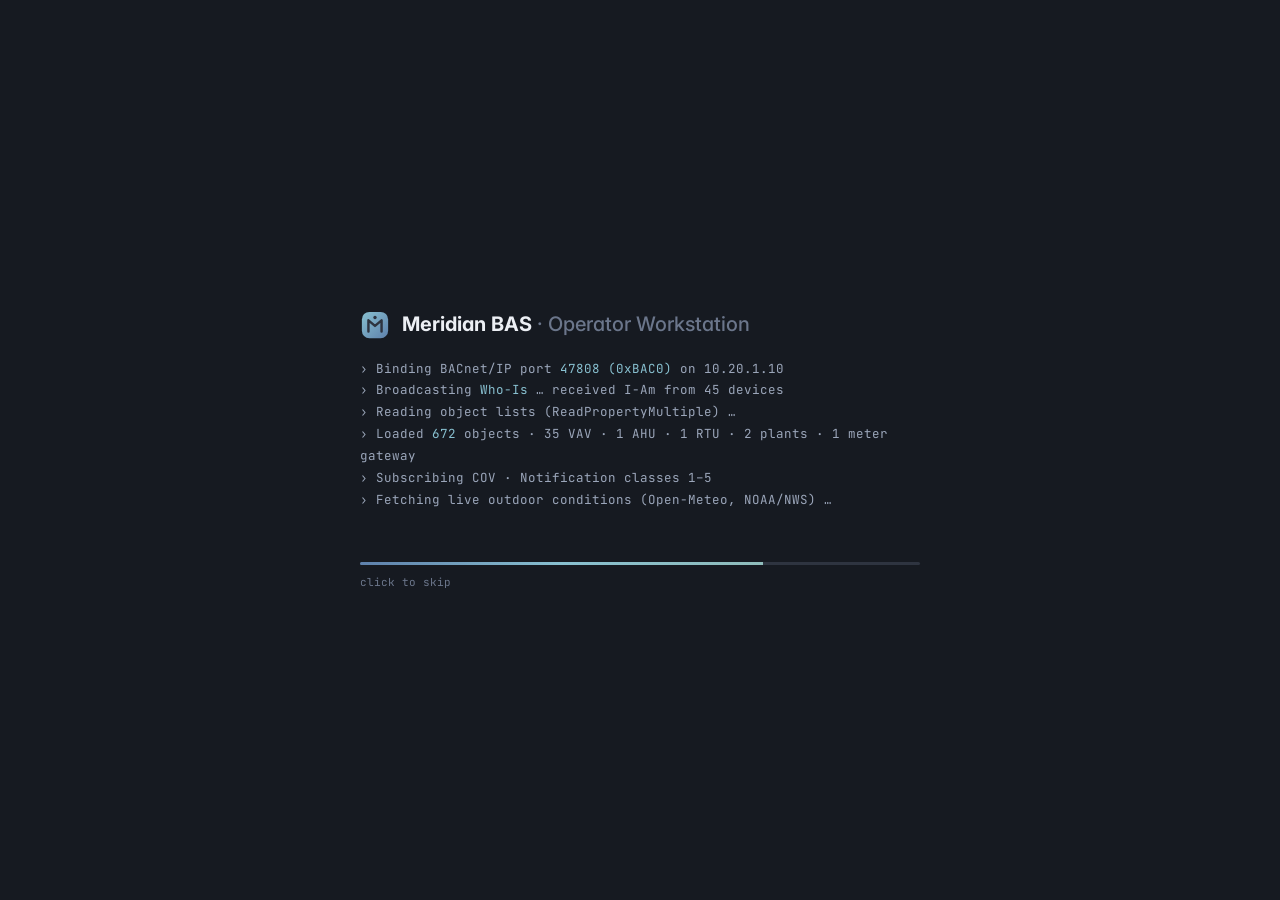
<file: index.html>
<!doctype html>
<html lang="en">
<head>
  <meta charset="utf-8">
  <meta name="viewport" content="width=device-width, initial-scale=1, viewport-fit=cover">
  <title>Meridian BAS · Building Automation Graphics Showcase</title>
  <meta name="description" content="Interactive building automation (BAS) graphics showcase: 3D dollhouse floor plans, AHU, VAV, chilled-water and hot-water plant graphics, energy and utility dashboards driven by a live BACnet-style simulation and public weather data.">
  <meta name="theme-color" content="#1f232c">
  <meta property="og:title" content="Meridian BAS — Building Automation Graphics Showcase">
  <meta property="og:description" content="3D dollhouse floor plans, live equipment graphics and energy dashboards built on ASHRAE Guideline 36 sequences, BACnet semantics and live weather.">
  <meta property="og:type" content="website">
  <link rel="icon" href="assets/img/favicon.svg" type="image/svg+xml">
  <link rel="preconnect" href="https://fonts.googleapis.com">
  <link rel="preconnect" href="https://fonts.gstatic.com" crossorigin>
  <link href="https://fonts.googleapis.com/css2?family=Inter:wght@400;500;600;700;800&family=JetBrains+Mono:wght@400;500;600;700&display=swap" rel="stylesheet">
  <link rel="preconnect" href="https://api.open-meteo.com" crossorigin>
  <link rel="stylesheet" href="assets/css/main.css">
  <script type="module" src="assets/js/app.js"></script>
</head>
<body>
  <noscript><div style="padding:40px;font-family:system-ui">This showcase is an interactive application and needs JavaScript enabled.</div></noscript>
</body>
</html>
</file>
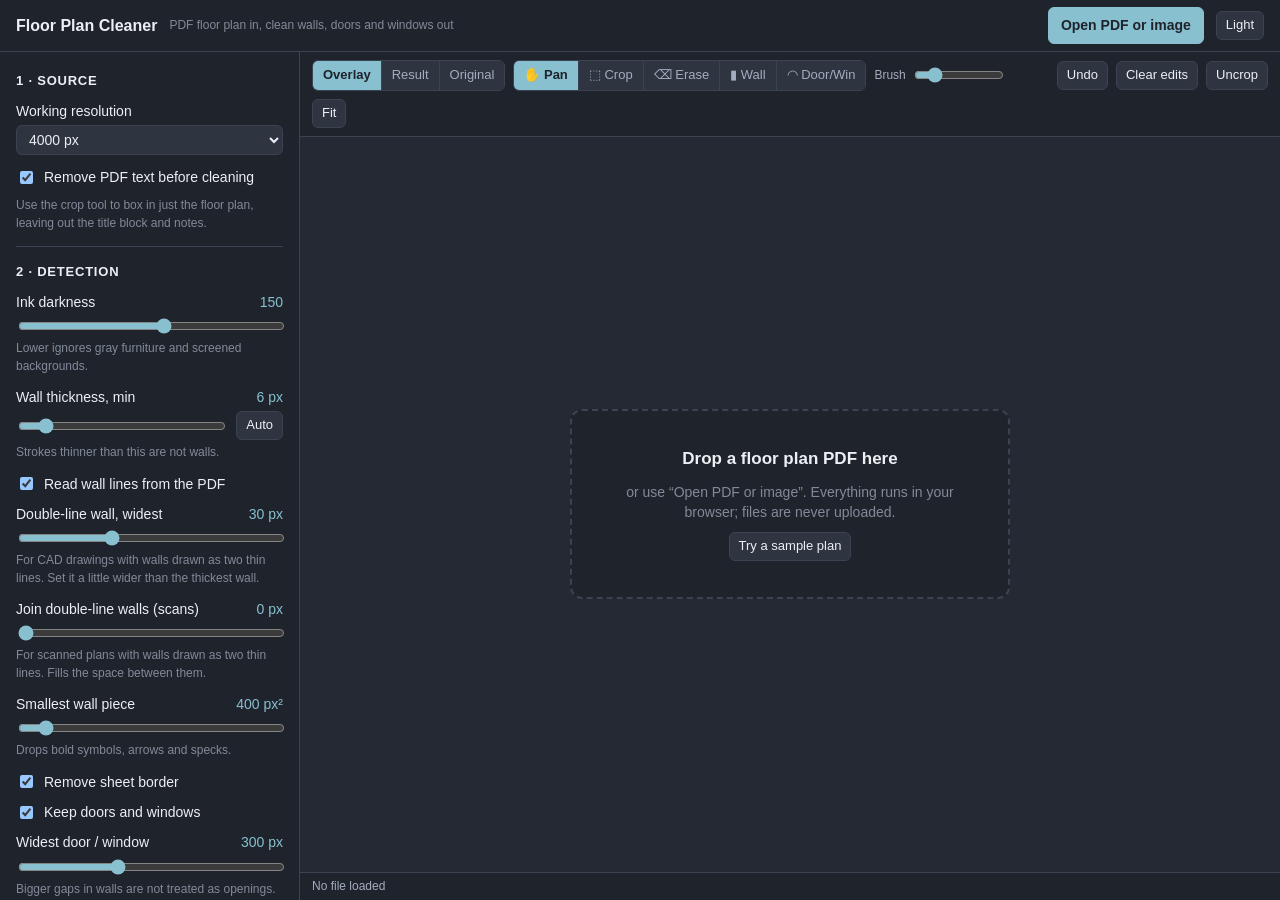
<file: floorplan-cleaner/index.html>
<!doctype html>
<html lang="en" data-theme="dark">
<head>
  <meta charset="utf-8">
  <meta name="viewport" content="width=device-width, initial-scale=1">
  <title>Floor Plan Cleaner</title>
  <meta name="description" content="Turn an architectural floor plan PDF into a clean, transparent walls, doors and windows image for building automation graphics.">
  <link rel="icon" href="../assets/img/favicon.svg" type="image/svg+xml">
  <link rel="stylesheet" href="style.css">
  <script src="vendor/pdf.min.js"></script>
  <script src="vector.js"></script>
  <script src="app.js" defer></script>
</head>
<body>
  <header class="topbar">
    <b class="title">Floor Plan Cleaner</b>
    <span class="muted small hide-sm">PDF floor plan in, clean walls, doors and windows out</span>
    <span class="spacer"></span>
    <label class="btn primary" for="file">Open PDF or image</label>
    <input id="file" type="file" accept="application/pdf,.pdf,image/png,image/jpeg,image/webp" hidden>
    <button class="btn sm" id="theme" title="Switch between light and dark">Light</button>
  </header>

  <main class="layout">
    <aside class="panel" id="panel">
      <section>
        <h2>1 · Source</h2>
        <div class="field" id="page-field" hidden>
          <span>Page</span>
          <div class="row">
            <button class="btn sm" id="page-prev" aria-label="Previous page">‹</button>
            <input type="number" id="page" min="1" value="1">
            <span class="muted small" id="page-count"></span>
            <button class="btn sm" id="page-next" aria-label="Next page">›</button>
          </div>
        </div>
        <label class="field">
          <span>Working resolution <output id="res-out"></output></span>
          <select id="res">
            <option value="2000">2000 px (fast)</option>
            <option value="3000">3000 px</option>
            <option value="4000" selected>4000 px</option>
            <option value="6000">6000 px (detailed, slow)</option>
          </select>
        </label>
        <label class="check"><input type="checkbox" id="no-text" checked> Remove PDF text before cleaning</label>
        <p class="hint">Use the crop tool to box in just the floor plan, leaving out the title block and notes.</p>
      </section>

      <section>
        <h2>2 · Detection</h2>
        <label class="field">
          <span>Ink darkness <output id="threshold-out"></output></span>
          <input type="range" id="threshold" min="40" max="240" value="150">
          <small>Lower ignores gray furniture and screened backgrounds.</small>
        </label>
        <label class="field">
          <span>Wall thickness, min <output id="minWall-out"></output></span>
          <div class="row"><input type="range" id="minWall" min="2" max="40" value="6"><button class="btn sm" id="auto-wall" title="Estimate from the drawing">Auto</button></div>
          <small>Strokes thinner than this are not walls.</small>
        </label>
        <label class="check" id="useVec-row"><input type="checkbox" id="useVec" checked> Read wall lines from the PDF</label>
        <label class="field" id="lineMax-row">
          <span>Double-line wall, widest <output id="lineMax-out"></output></span>
          <input type="range" id="lineMax" min="4" max="80" value="30">
          <small>For CAD drawings with walls drawn as two thin lines. Set it a little wider than the thickest wall.</small>
        </label>
        <label class="field">
          <span>Join double-line walls (scans) <output id="joinGap-out"></output></span>
          <input type="range" id="joinGap" min="0" max="30" value="0">
          <small>For scanned plans with walls drawn as two thin lines. Fills the space between them.</small>
        </label>
        <label class="field">
          <span>Smallest wall piece <output id="minWallArea-out"></output></span>
          <input type="range" id="minWallArea" min="0" max="5000" step="10" value="400">
          <small>Drops bold symbols, arrows and specks.</small>
        </label>
        <label class="check"><input type="checkbox" id="dropFrame" checked> Remove sheet border</label>
        <label class="check"><input type="checkbox" id="keepOpenings" checked> Keep doors and windows</label>
        <label class="field">
          <span>Widest door / window <output id="maxOpening-out"></output></span>
          <input type="range" id="maxOpening" min="10" max="800" value="300">
          <small>Bigger gaps in walls are not treated as openings.</small>
        </label>
      </section>

      <section>
        <h2>3 · Export</h2>
        <div class="row presets">
          <button class="btn sm" data-preset="dark">For dark theme</button>
          <button class="btn sm" data-preset="light">For light theme</button>
        </div>
        <div class="row colors">
          <label class="swatch"><input type="color" id="wallColor" value="#d8dee9"> Walls</label>
          <label class="swatch"><input type="color" id="openColor" value="#88c0d0"> Doors / windows</label>
        </div>
        <label class="field">
          <span>Canvas</span>
          <select id="fit">
            <option value="trim">Trim to the plan</option>
            <option value="1920x1080" selected>Fit in 1920 × 1080 (enteliWEB)</option>
            <option value="custom">Fit in custom size</option>
          </select>
        </label>
        <div class="row" id="custom-size" hidden>
          <input type="number" id="fitW" value="1920" min="100" max="10000" aria-label="Width"> ×
          <input type="number" id="fitH" value="1080" min="100" max="10000" aria-label="Height">
        </div>
        <label class="field">
          <span>Margin <output id="pad-out"></output></span>
          <input type="range" id="pad" min="0" max="200" value="40">
        </label>
        <div class="row">
          <button class="btn primary grow" id="dl-png" disabled>Download PNG</button>
          <button class="btn grow" id="dl-svg" disabled>Download SVG</button>
        </div>
        <p class="hint">Both files have a transparent background. The SVG keeps walls and doors/windows as separate layers.</p>
      </section>
    </aside>

    <section class="stage">
      <div class="toolbar">
        <div class="seg" id="views">
          <button data-view="overlay" aria-pressed="true" title="Result over the faded original">Overlay</button>
          <button data-view="result" title="Transparent result only">Result</button>
          <button data-view="original" title="The page as rendered">Original</button>
        </div>
        <div class="seg" id="tools">
          <button data-tool="pan" aria-pressed="true" title="Pan (H). Scroll to zoom.">✋ Pan</button>
          <button data-tool="crop" title="Crop to the plan (C)">⬚ Crop</button>
          <button data-tool="erase" title="Erase anything (E)">⌫ Erase</button>
          <button data-tool="wall" title="Paint over lost walls to bring them back (W)">▮ Wall</button>
          <button data-tool="door" title="Paint over lost doors or windows to bring them back (D)">◠ Door/Win</button>
        </div>
        <label class="brush small">Brush <input type="range" id="brush" min="4" max="120" value="24"></label>
        <span class="spacer"></span>
        <button class="btn sm" id="undo" title="Undo last brush stroke (Ctrl+Z)">Undo</button>
        <button class="btn sm" id="clear-edits" title="Remove all brush edits">Clear edits</button>
        <button class="btn sm" id="clear-crop" title="Remove the crop">Uncrop</button>
        <button class="btn sm" id="fitview" title="Fit to window (F)">Fit</button>
      </div>
      <div class="viewport" id="viewport">
        <canvas id="canvas" width="1" height="1"></canvas>
        <div class="brush-cursor" id="brush-cursor" hidden></div>
        <div class="empty" id="empty">
          <div class="drop">
            <b>Drop a floor plan PDF here</b>
            <span class="muted">or use “Open PDF or image”. Everything runs in your browser; files are never uploaded.</span>
            <button class="btn sm" id="sample">Try a sample plan</button>
          </div>
        </div>
      </div>
      <div class="statusbar"><span id="status">No file loaded</span><span class="spacer"></span><span id="dims" class="muted"></span></div>
    </section>
  </main>
</body>
</html>
</file>
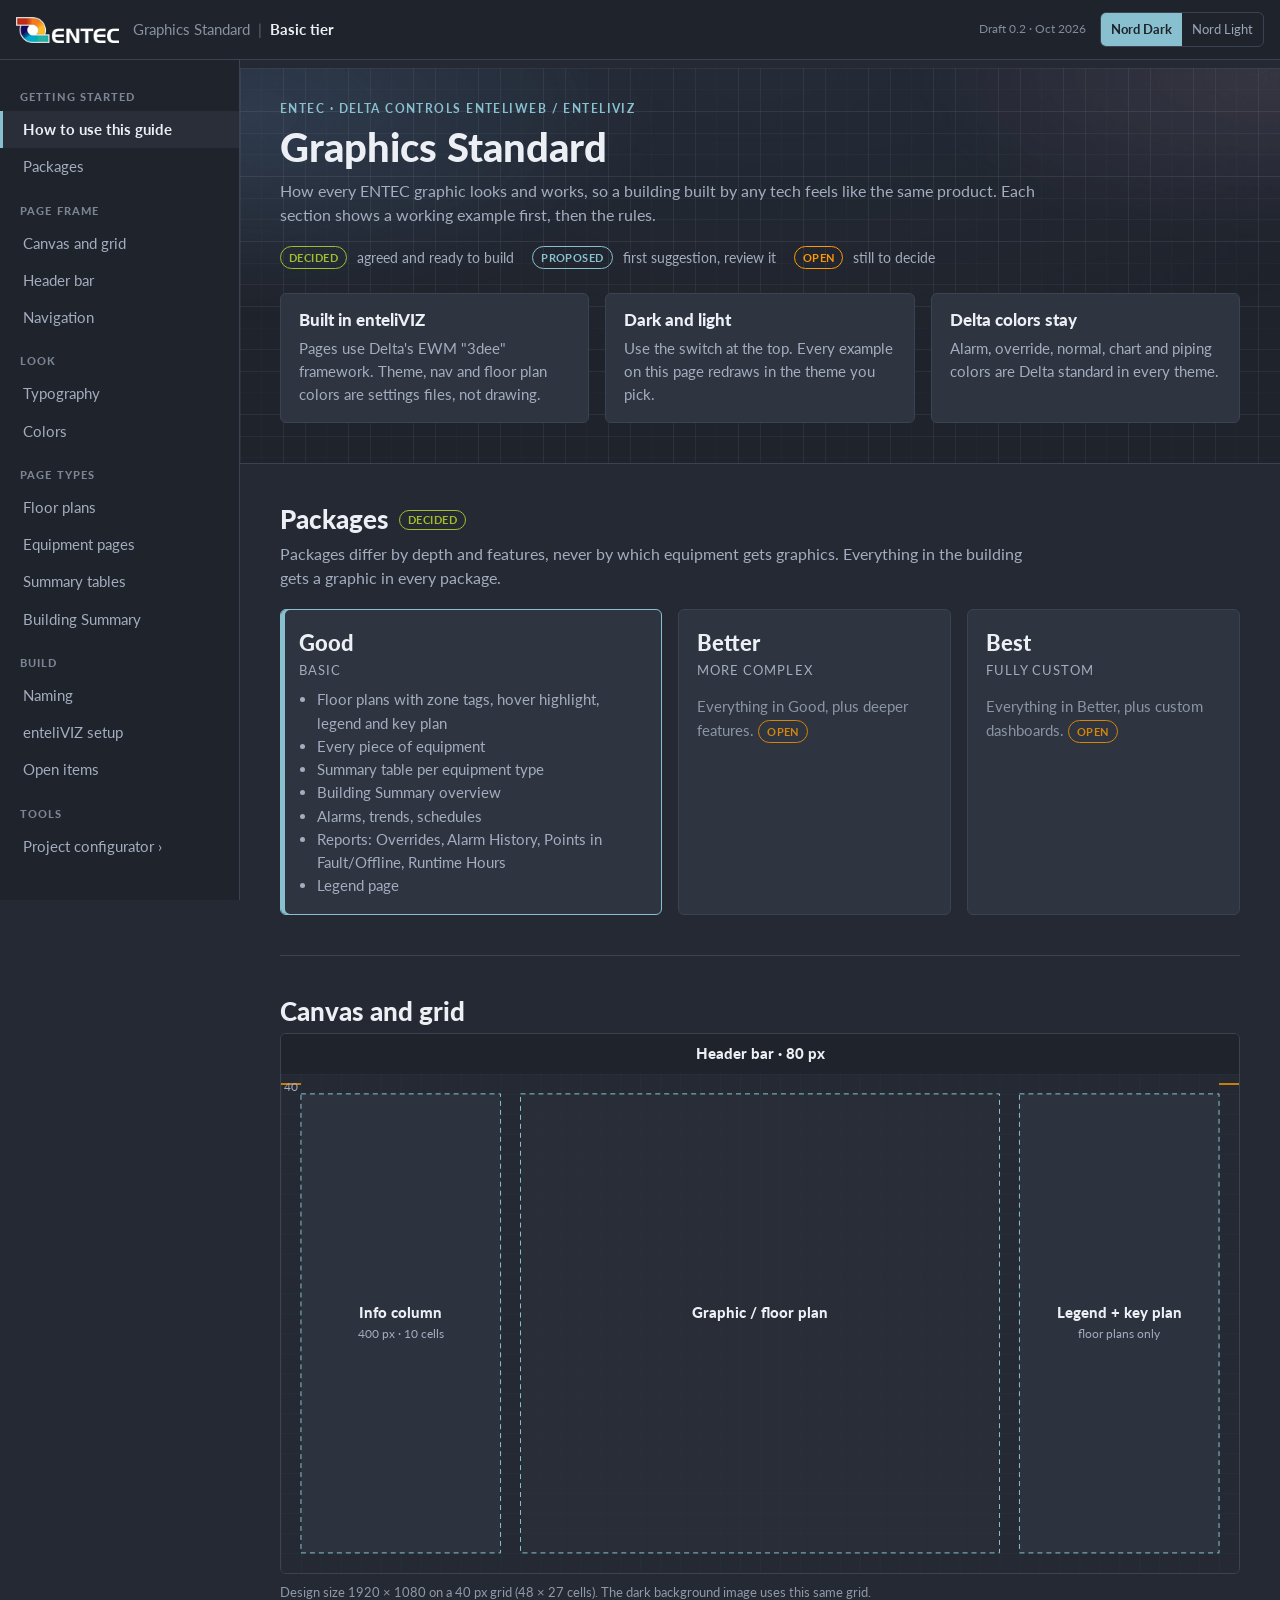
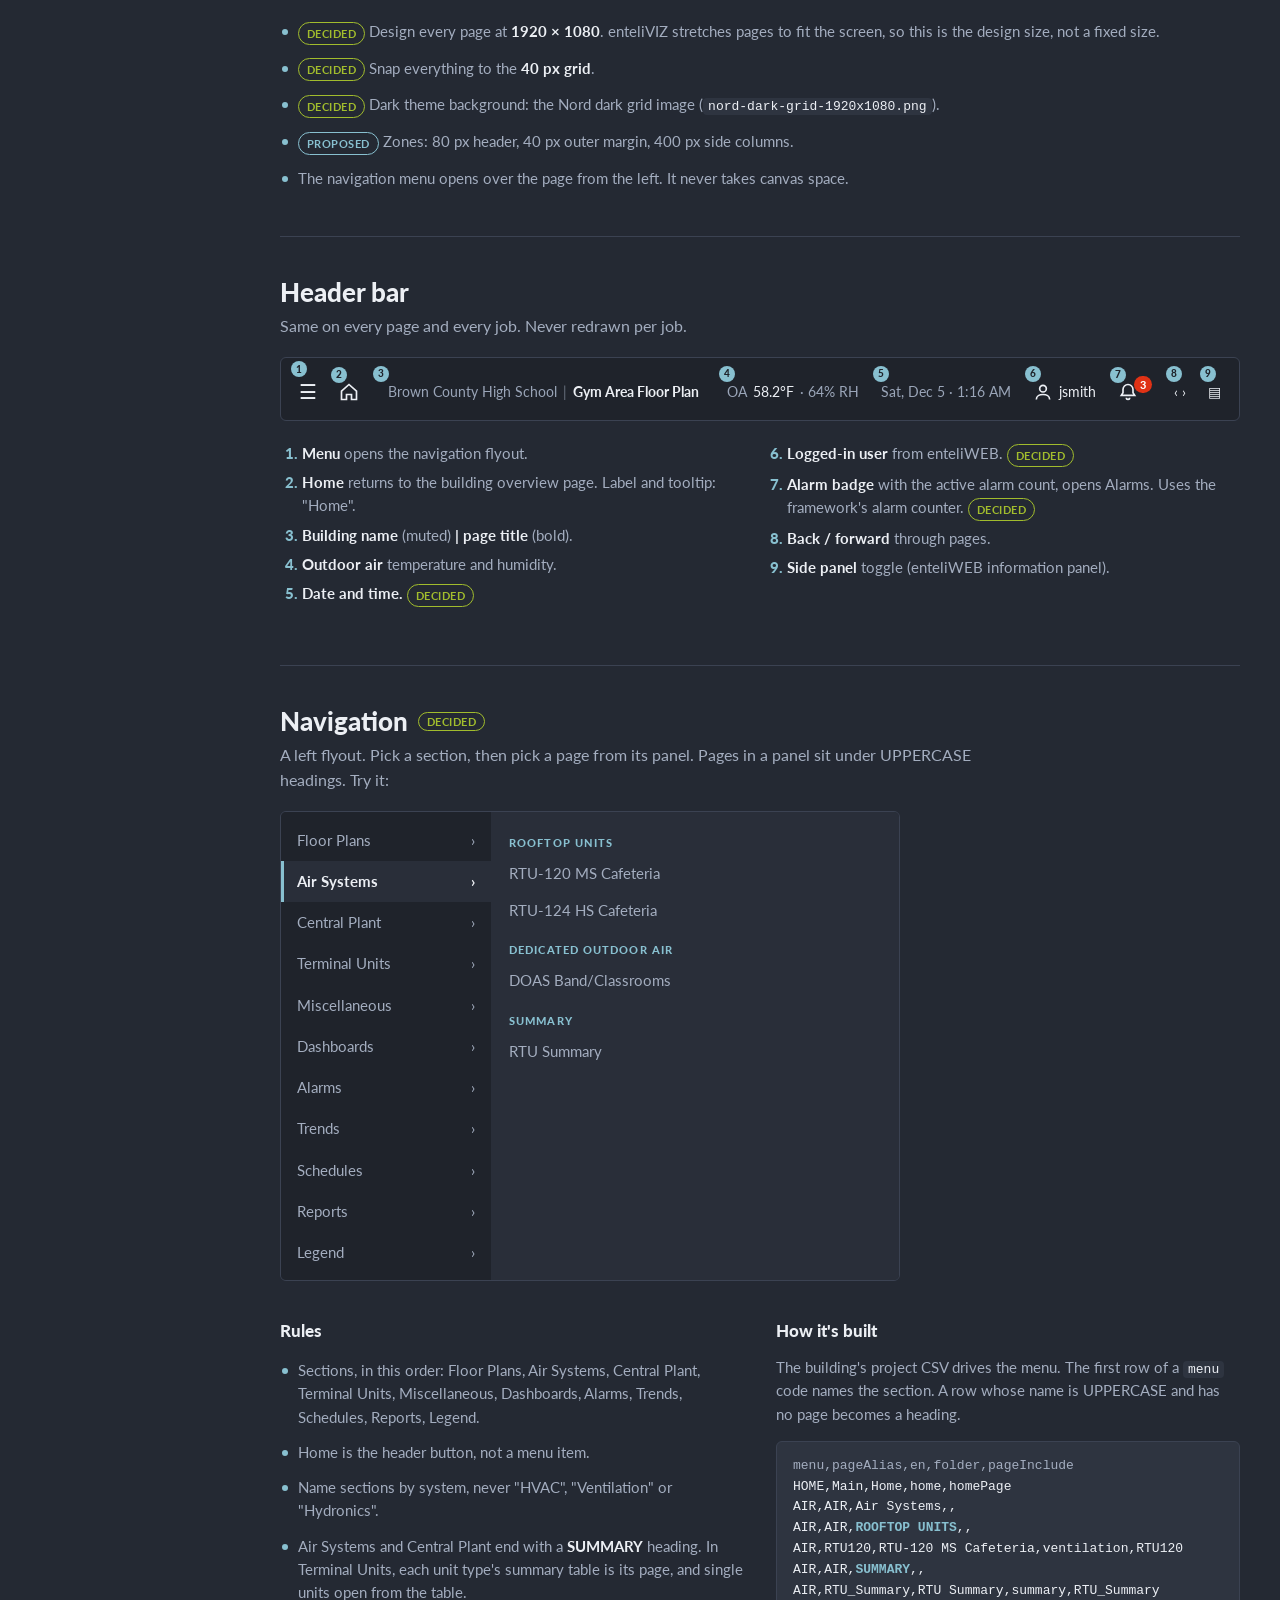
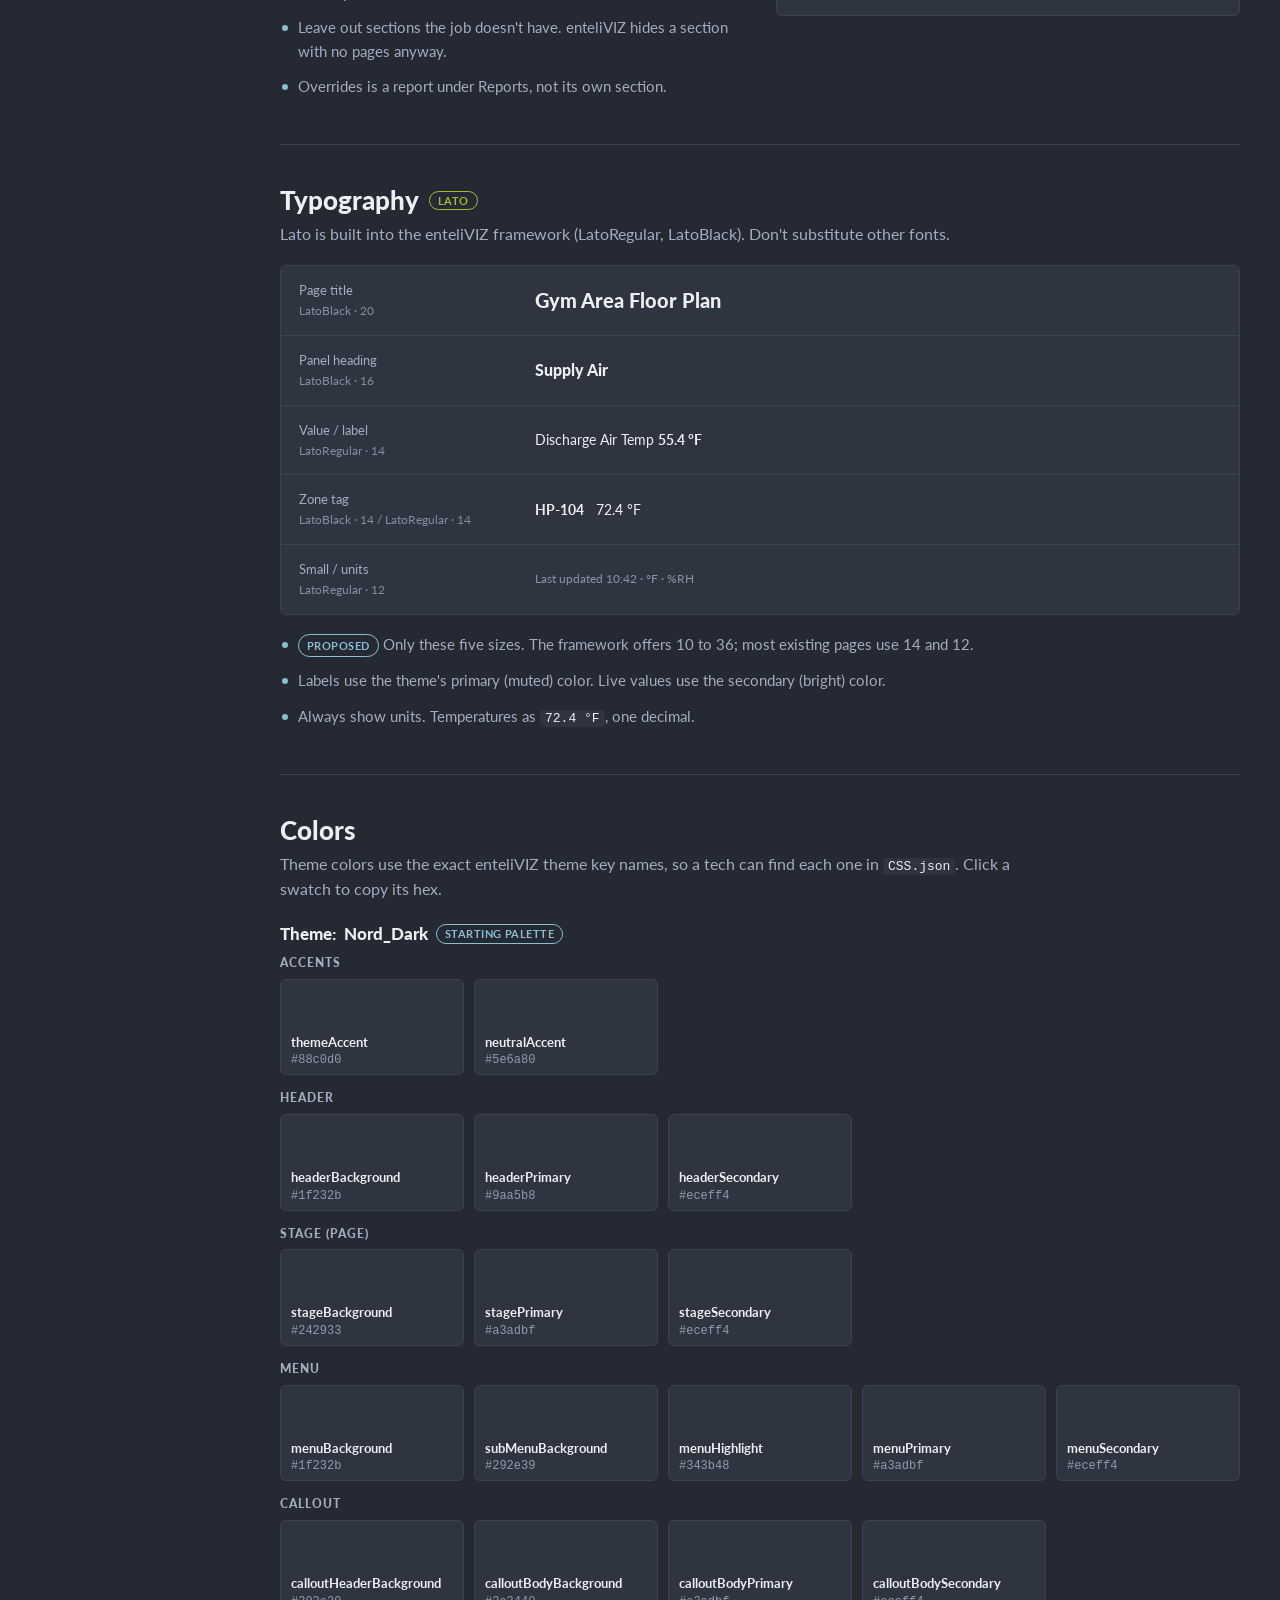
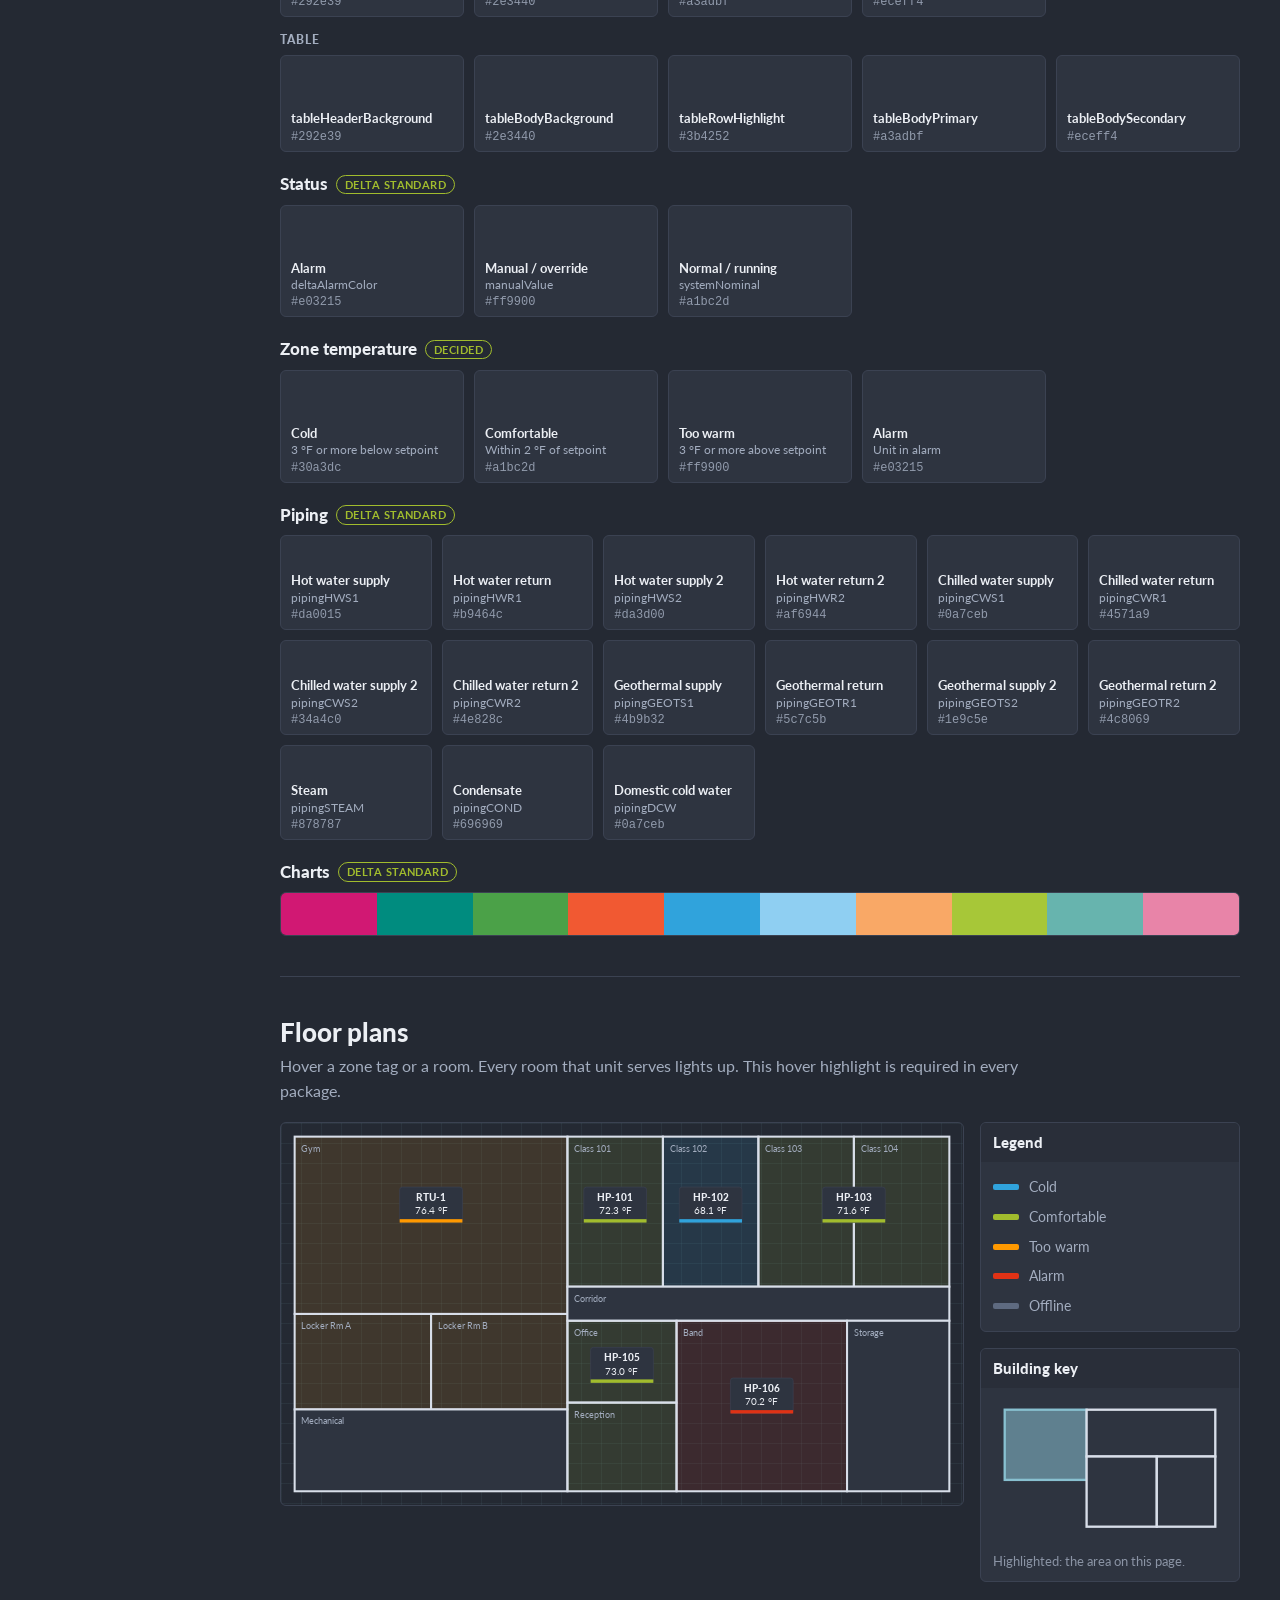
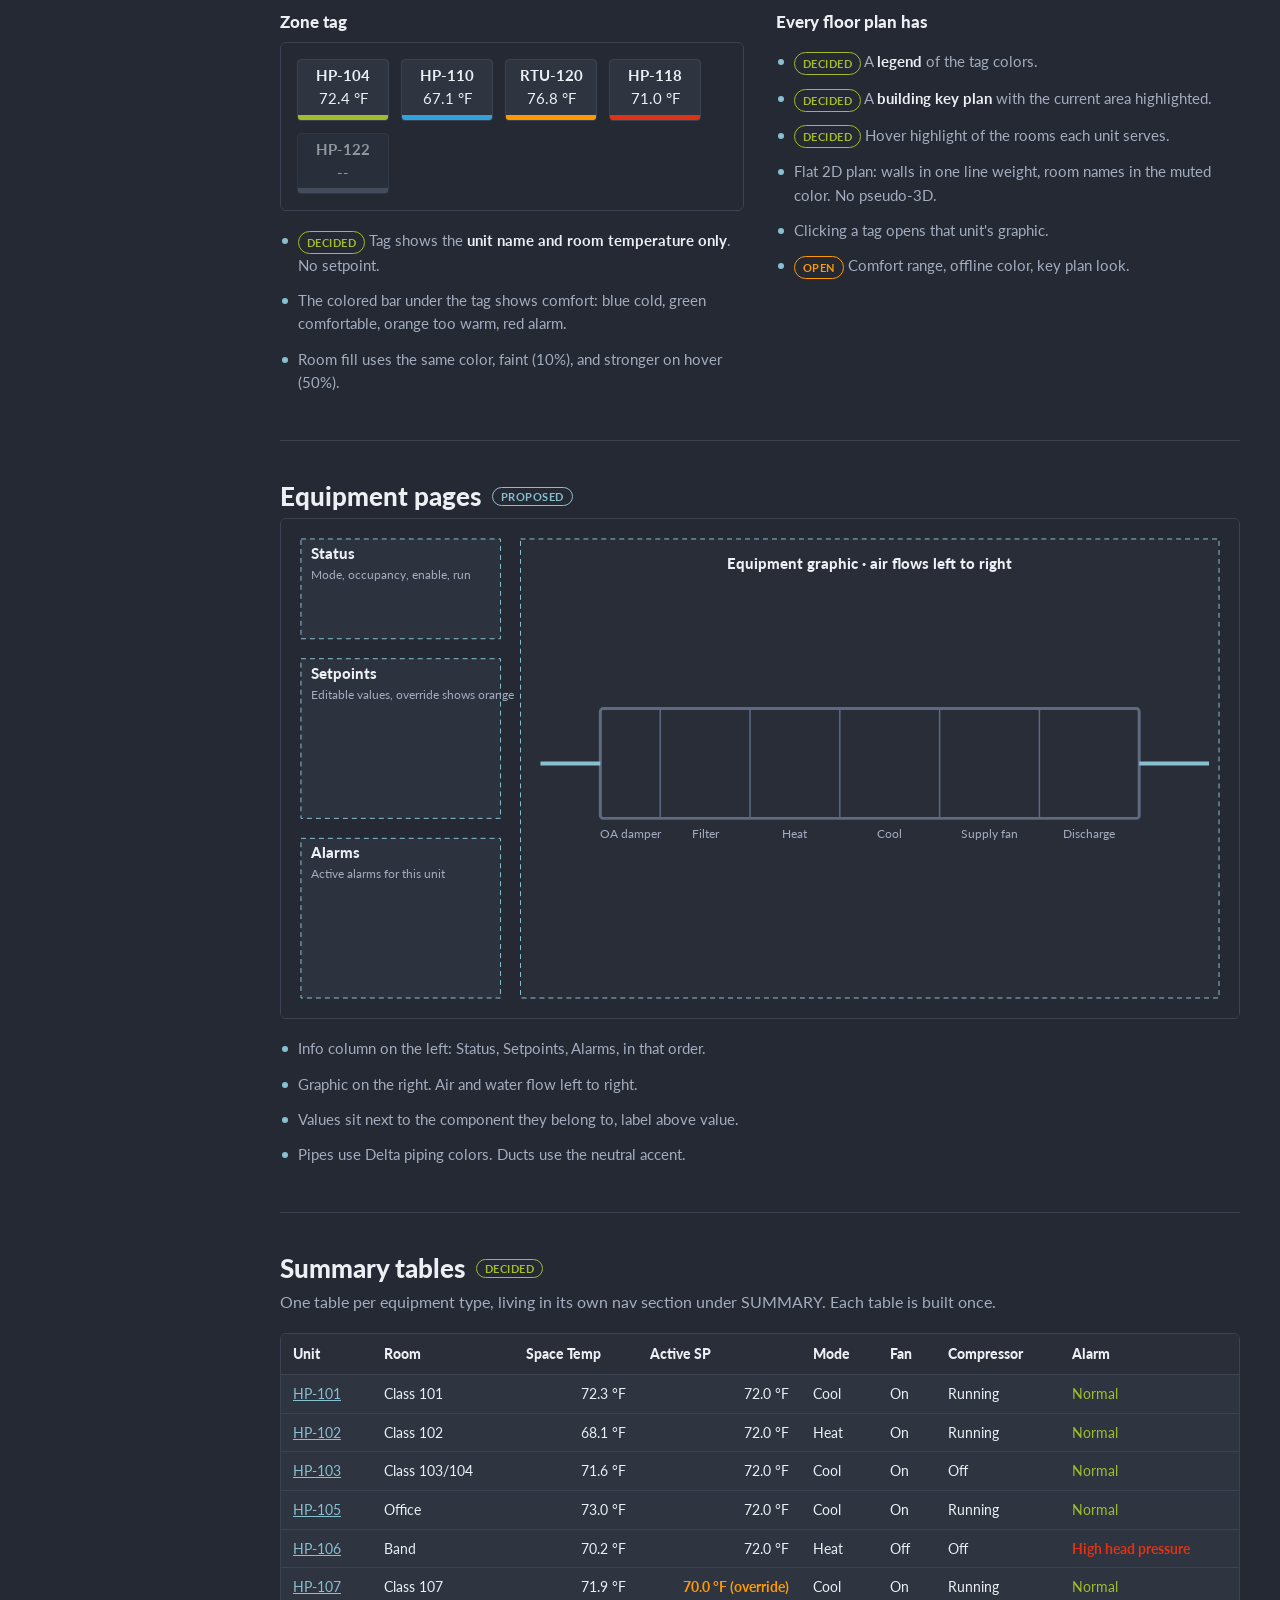
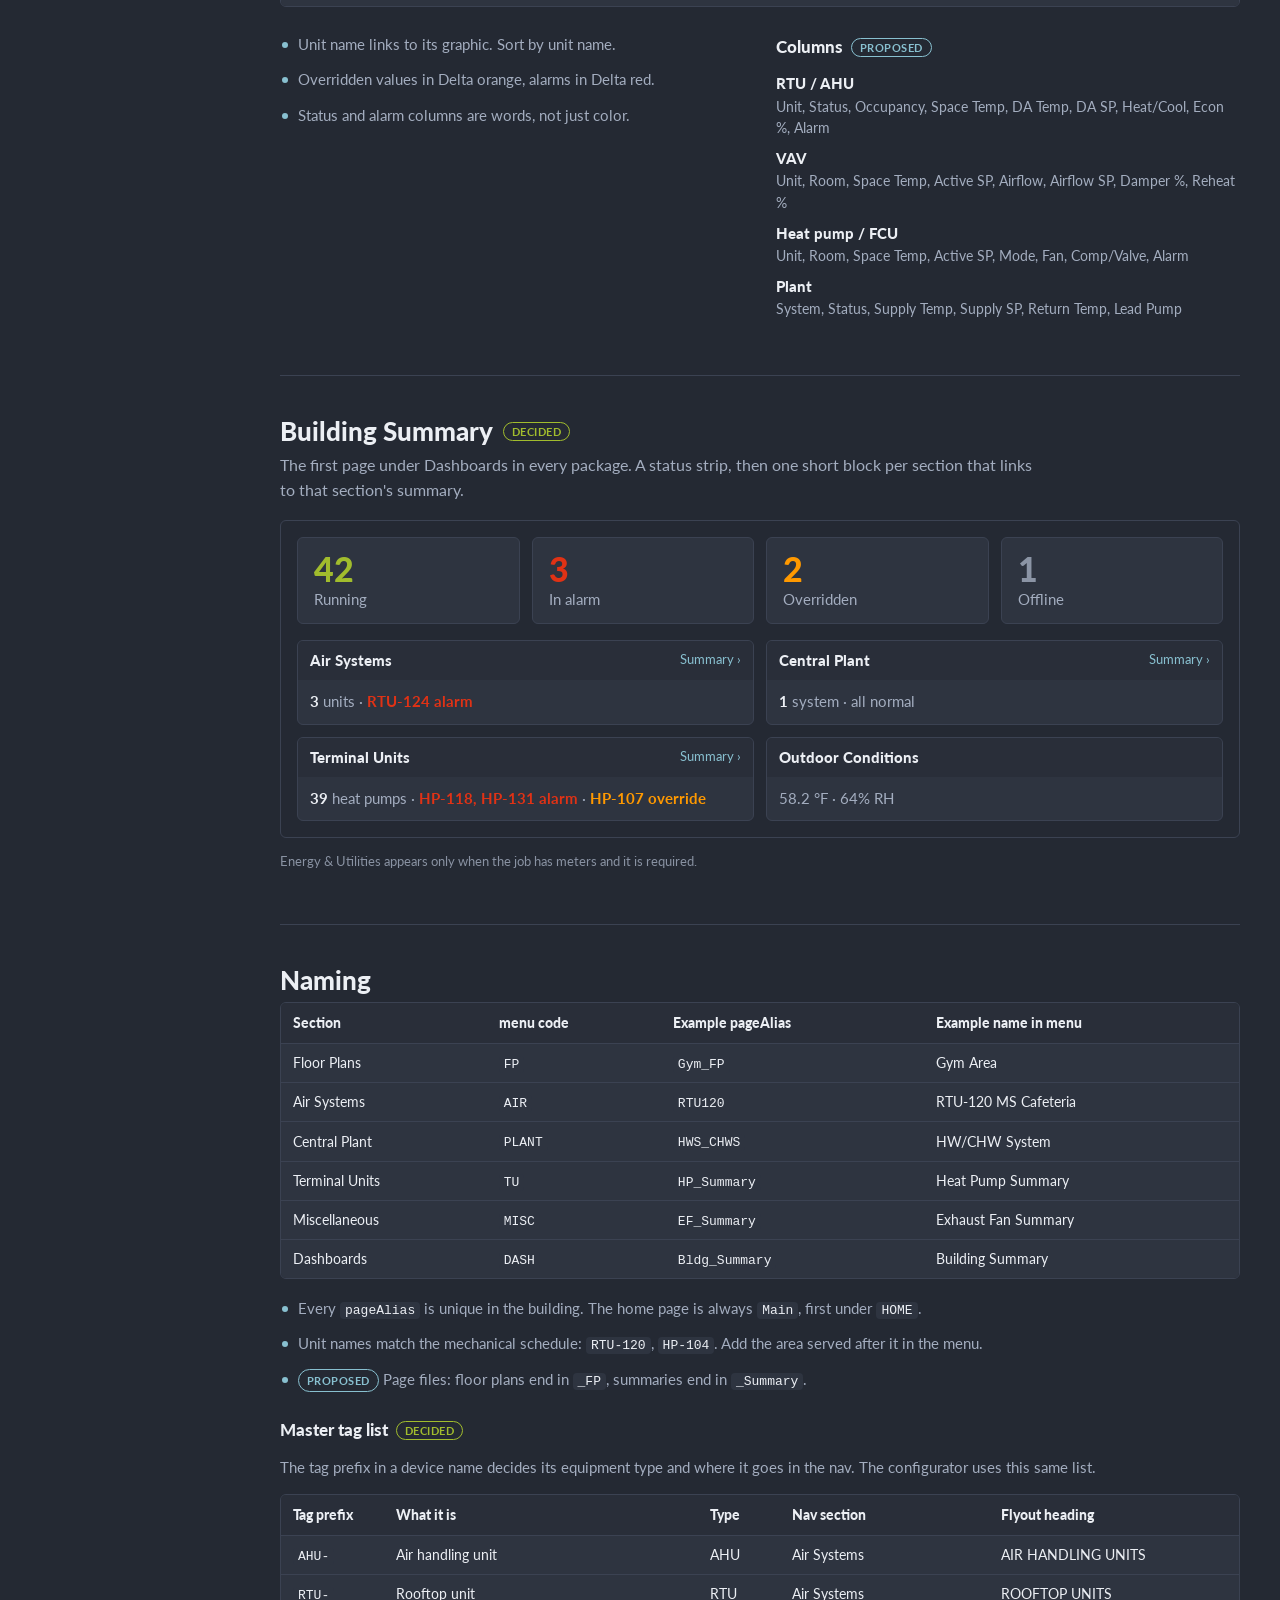
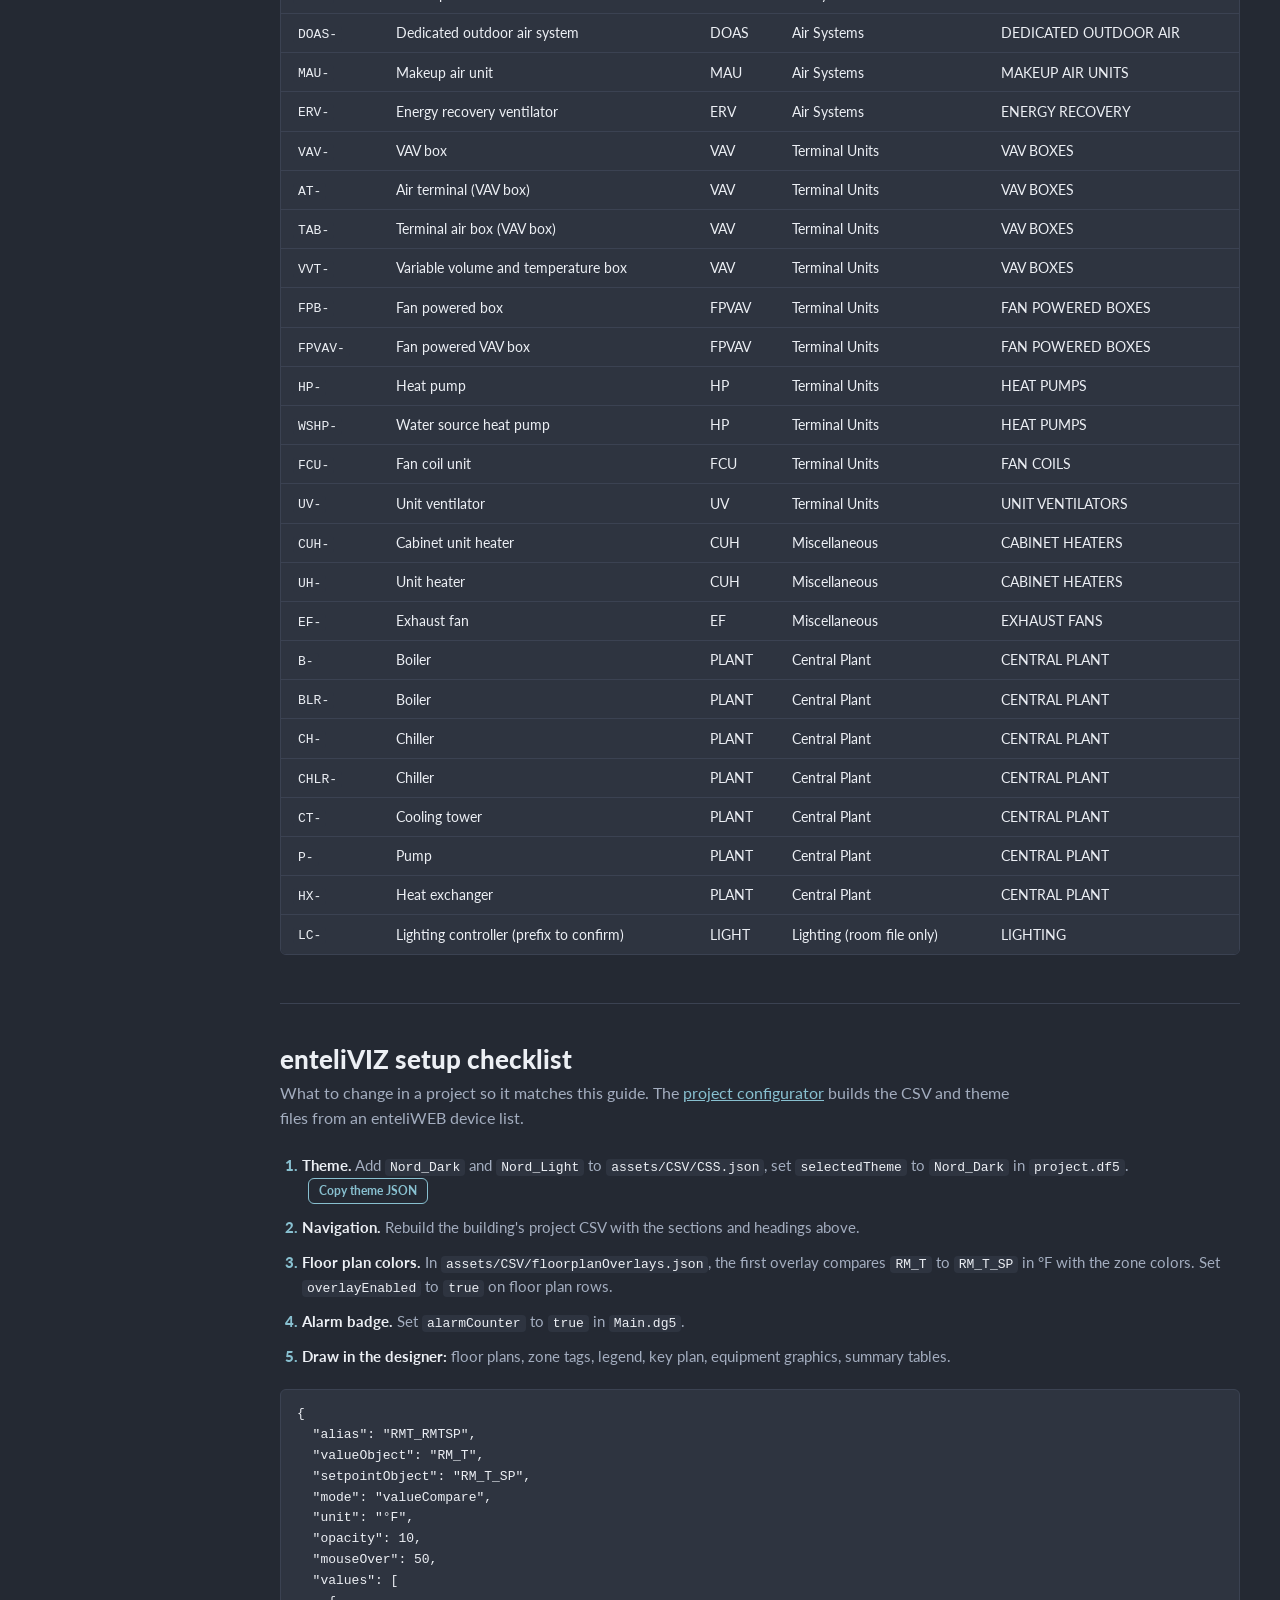
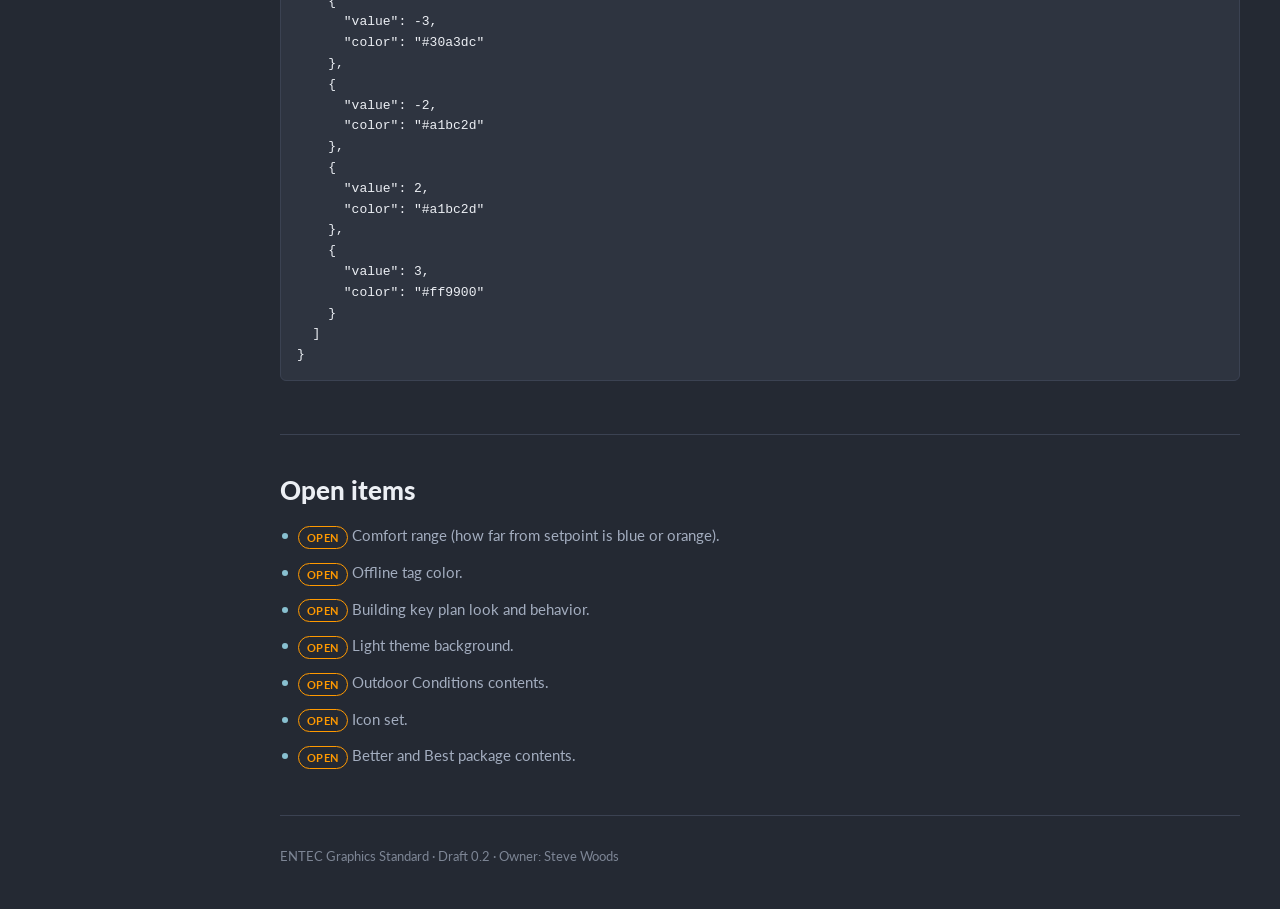
<file: style-guide/index.html>
<!doctype html>
<html lang="en" data-theme="dark">
<head>
<meta charset="utf-8">
<meta name="viewport" content="width=device-width, initial-scale=1">
<title>ENTEC Graphics Standard</title>
<link rel="icon" href="img/favicon.svg" type="image/svg+xml">
<link rel="preconnect" href="https://fonts.googleapis.com">
<link rel="stylesheet" href="https://fonts.googleapis.com/css2?family=Lato:wght@400;700;900&display=swap">
<link rel="stylesheet" href="style.css">
</head>
<body>

<header class="topbar">
  <button class="icon-btn menu-toggle" aria-label="Open contents" data-menu>&#9776;</button>
  <img src="img/entec-logo.png" alt="ENTEC" class="logo">
  <div class="topbar-title"><span class="muted">Graphics Standard</span><span class="sep">|</span><b>Basic tier</b></div>
  <div class="spacer"></div>
  <span class="badge-version">Draft 0.2 · Oct 2026</span>
  <div class="seg" role="group" aria-label="Theme">
    <button data-set-theme="dark" aria-pressed="true">Nord Dark</button>
    <button data-set-theme="light" aria-pressed="false">Nord Light</button>
  </div>
</header>

<nav class="side" id="side">
  <div class="side-head">Getting started</div>
  <a href="#start">How to use this guide</a>
  <a href="#tiers">Packages</a>
  <div class="side-head">Page frame</div>
  <a href="#canvas">Canvas and grid</a>
  <a href="#header">Header bar</a>
  <a href="#nav">Navigation</a>
  <div class="side-head">Look</div>
  <a href="#type">Typography</a>
  <a href="#color">Colors</a>
  <div class="side-head">Page types</div>
  <a href="#floorplans">Floor plans</a>
  <a href="#equipment">Equipment pages</a>
  <a href="#summaries">Summary tables</a>
  <a href="#dashboard">Building Summary</a>
  <div class="side-head">Build</div>
  <a href="#naming">Naming</a>
  <a href="#setup">enteliVIZ setup</a>
  <a href="#open">Open items</a>
  <div class="side-head">Tools</div>
  <a href="configurator.html">Project configurator ›</a>
</nav>

<main id="main">

<!-- ============ START ============ -->
<section id="start" class="hero">
  <p class="eyebrow">ENTEC · Delta Controls enteliWEB / enteliVIZ</p>
  <h1>Graphics Standard</h1>
  <p class="lead">How every ENTEC graphic looks and works, so a building built by any tech feels like the same product. Each section shows a working example first, then the rules.</p>
  <div class="legend-pills">
    <span class="pill pill-decided">Decided</span> agreed and ready to build
    <span class="pill pill-proposed">Proposed</span> first suggestion, review it
    <span class="pill pill-open">Open</span> still to decide
  </div>
  <div class="cards three">
    <div class="card"><h3>Built in enteliVIZ</h3><p>Pages use Delta's EWM "3dee" framework. Theme, nav and floor plan colors are settings files, not drawing.</p></div>
    <div class="card"><h3>Dark and light</h3><p>Use the switch at the top. Every example on this page redraws in the theme you pick.</p></div>
    <div class="card"><h3>Delta colors stay</h3><p>Alarm, override, normal, chart and piping colors are Delta standard in every theme.</p></div>
  </div>
</section>

<section id="tiers">
  <h2>Packages <span class="pill pill-decided">Decided</span></h2>
  <p class="lead">Packages differ by depth and features, never by which equipment gets graphics. Everything in the building gets a graphic in every package.</p>
  <div class="tiers">
    <div class="tier tier-on"><div class="tier-name">Good</div><div class="tier-sub">Basic</div>
      <ul><li>Floor plans with zone tags, hover highlight, legend and key plan</li><li>Every piece of equipment</li><li>Summary table per equipment type</li><li>Building Summary overview</li><li>Alarms, trends, schedules</li><li>Reports: Overrides, Alarm History, Points in Fault/Offline, Runtime Hours</li><li>Legend page</li></ul></div>
    <div class="tier"><div class="tier-name">Better</div><div class="tier-sub">More complex</div><p class="muted">Everything in Good, plus deeper features. <span class="pill pill-open">Open</span></p></div>
    <div class="tier"><div class="tier-name">Best</div><div class="tier-sub">Fully custom</div><p class="muted">Everything in Better, plus custom dashboards. <span class="pill pill-open">Open</span></p></div>
  </div>
</section>

<!-- ============ CANVAS ============ -->
<section id="canvas">
  <h2>Canvas and grid</h2>
  <figure class="frame">
    <svg viewBox="0 0 1920 1080" class="canvas-svg" role="img" aria-label="1920 by 1080 page layout">
      <defs><pattern id="g40" width="40" height="40" patternUnits="userSpaceOnUse"><path d="M40 0H0V40" fill="none" class="grid-line"/></pattern></defs>
      <rect width="1920" height="1080" class="c-stage"/>
      <rect width="1920" height="1080" fill="url(#g40)"/>
      <rect width="1920" height="80" class="c-header"/>
      <text x="960" y="50" class="c-label" text-anchor="middle">Header bar · 80 px</text>
      <rect x="40" y="120" width="400" height="920" class="c-zone"/>
      <text x="240" y="570" class="c-label" text-anchor="middle">Info column</text>
      <text x="240" y="610" class="c-small" text-anchor="middle">400 px · 10 cells</text>
      <rect x="480" y="120" width="960" height="920" class="c-zone c-zone-main"/>
      <text x="960" y="570" class="c-label" text-anchor="middle">Graphic / floor plan</text>
      <rect x="1480" y="120" width="400" height="920" class="c-zone"/>
      <text x="1680" y="570" class="c-label" text-anchor="middle">Legend + key plan</text>
      <text x="1680" y="610" class="c-small" text-anchor="middle">floor plans only</text>
      <path d="M0 100H40M1880 100H1920" class="c-dim"/><text x="20" y="114" class="c-small" text-anchor="middle">40</text>
    </svg>
    <figcaption>Design size 1920 × 1080 on a 40 px grid (48 × 27 cells). The dark background image uses this same grid.</figcaption>
  </figure>
  <ul class="rules">
    <li><span class="pill pill-decided">Decided</span> Design every page at <b>1920 × 1080</b>. enteliVIZ stretches pages to fit the screen, so this is the design size, not a fixed size.</li>
    <li><span class="pill pill-decided">Decided</span> Snap everything to the <b>40 px grid</b>.</li>
    <li><span class="pill pill-decided">Decided</span> Dark theme background: the Nord dark grid image (<code>nord-dark-grid-1920x1080.png</code>).</li>
    <li><span class="pill pill-proposed">Proposed</span> Zones: 80 px header, 40 px outer margin, 400 px side columns.</li>
    <li>The navigation menu opens over the page from the left. It never takes canvas space.</li>
  </ul>
</section>

<!-- ============ HEADER ============ -->
<section id="header">
  <h2>Header bar</h2>
  <p class="lead">Same on every page and every job. Never redrawn per job.</p>
  <div class="mock-header" id="mockHeader">
    <span class="mh-item" data-n="1"><span class="mh-icon">&#9776;</span></span>
    <span class="mh-item" data-n="2"><svg viewBox="0 0 24 24" class="mh-svg"><path d="M3 11 12 3l9 8v10h-6v-6H9v6H3z"/></svg></span>
    <span class="mh-center" data-n="3"><span class="mh-muted">Brown County High School</span><span class="mh-sep">|</span><b>Gym Area Floor Plan</b></span>
    <span class="mh-item" data-n="4"><span class="mh-muted">OA</span> 58.2°F <span class="mh-muted">· 64% RH</span></span>
    <span class="mh-item" data-n="5"><span class="mh-muted" id="clock">--</span></span>
    <span class="mh-item" data-n="6"><svg viewBox="0 0 24 24" class="mh-svg"><circle cx="12" cy="8" r="4"/><path d="M4 21c0-4 4-6 8-6s8 2 8 6"/></svg> jsmith</span>
    <span class="mh-item mh-alarm" data-n="7"><svg viewBox="0 0 24 24" class="mh-svg"><path d="M12 3a6 6 0 0 0-6 6v4l-2 3h16l-2-3V9a6 6 0 0 0-6-6zM10 19a2 2 0 0 0 4 0"/></svg><span class="count">3</span></span>
    <span class="mh-item" data-n="8">&#8249;&nbsp;&#8250;</span>
    <span class="mh-item" data-n="9">&#9636;</span>
  </div>
  <ol class="callouts">
    <li><b>Menu</b> opens the navigation flyout.</li>
    <li><b>Home</b> returns to the building overview page. Label and tooltip: "Home".</li>
    <li><b>Building name</b> (muted) <b>|</b> <b>page title</b> (bold).</li>
    <li><b>Outdoor air</b> temperature and humidity.</li>
    <li><b>Date and time.</b> <span class="pill pill-decided">Decided</span></li>
    <li><b>Logged-in user</b> from enteliWEB. <span class="pill pill-decided">Decided</span></li>
    <li><b>Alarm badge</b> with the active alarm count, opens Alarms. Uses the framework's alarm counter. <span class="pill pill-decided">Decided</span></li>
    <li><b>Back / forward</b> through pages.</li>
    <li><b>Side panel</b> toggle (enteliWEB information panel).</li>
  </ol>
</section>

<!-- ============ NAV ============ -->
<section id="nav">
  <h2>Navigation <span class="pill pill-decided">Decided</span></h2>
  <p class="lead">A left flyout. Pick a section, then pick a page from its panel. Pages in a panel sit under UPPERCASE headings. Try it:</p>
  <div class="mock-nav">
    <ul class="mn-l1" id="navL1"></ul>
    <div class="mn-l2" id="navL2"></div>
  </div>
  <div class="cols">
    <div>
      <h3>Rules</h3>
      <ul class="rules">
        <li>Sections, in this order: Floor Plans, Air Systems, Central Plant, Terminal Units, Miscellaneous, Dashboards, Alarms, Trends, Schedules, Reports, Legend.</li>
        <li>Home is the header button, not a menu item.</li>
        <li>Name sections by system, never "HVAC", "Ventilation" or "Hydronics".</li>
        <li>Air Systems and Central Plant end with a <b>SUMMARY</b> heading. In Terminal Units, each unit type's summary table is its page, and single units open from the table.</li>
        <li>Leave out sections the job doesn't have. enteliVIZ hides a section with no pages anyway.</li>
        <li>Overrides is a report under Reports, not its own section.</li>
      </ul>
    </div>
    <div>
      <h3>How it's built</h3>
      <p>The building's project CSV drives the menu. The first row of a <code>menu</code> code names the section. A row whose name is UPPERCASE and has no page becomes a heading.</p>
<pre class="code"><span class="c-com">menu,pageAlias,en,folder,pageInclude</span>
HOME,Main,Home,home,homePage
AIR,AIR,Air Systems,,
AIR,AIR,<b>ROOFTOP UNITS</b>,,
AIR,RTU120,RTU-120 MS Cafeteria,ventilation,RTU120
AIR,AIR,<b>SUMMARY</b>,,
AIR,RTU_Summary,RTU Summary,summary,RTU_Summary</pre>
    </div>
  </div>
</section>

<!-- ============ TYPE ============ -->
<section id="type">
  <h2>Typography <span class="pill pill-decided">Lato</span></h2>
  <p class="lead">Lato is built into the enteliVIZ framework (LatoRegular, LatoBlack). Don't substitute other fonts.</p>
  <div class="type-scale">
    <div class="ts-row"><div class="ts-meta">Page title<br><span>LatoBlack · 20</span></div><div style="font-size:20px;font-weight:900">Gym Area Floor Plan</div></div>
    <div class="ts-row"><div class="ts-meta">Panel heading<br><span>LatoBlack · 16</span></div><div style="font-size:16px;font-weight:900">Supply Air</div></div>
    <div class="ts-row"><div class="ts-meta">Value / label<br><span>LatoRegular · 14</span></div><div style="font-size:14px">Discharge Air Temp <b class="secondary">55.4 °F</b></div></div>
    <div class="ts-row"><div class="ts-meta">Zone tag<br><span>LatoBlack · 14 / LatoRegular · 14</span></div><div style="font-size:14px"><b>HP-104</b> &nbsp; 72.4 °F</div></div>
    <div class="ts-row"><div class="ts-meta">Small / units<br><span>LatoRegular · 12</span></div><div style="font-size:12px" class="muted">Last updated 10:42 · °F · %RH</div></div>
  </div>
  <ul class="rules">
    <li><span class="pill pill-proposed">Proposed</span> Only these five sizes. The framework offers 10 to 36; most existing pages use 14 and 12.</li>
    <li>Labels use the theme's primary (muted) color. Live values use the secondary (bright) color.</li>
    <li>Always show units. Temperatures as <code>72.4 °F</code>, one decimal.</li>
  </ul>
</section>

<!-- ============ COLOR ============ -->
<section id="color">
  <h2>Colors</h2>
  <p class="lead">Theme colors use the exact enteliVIZ theme key names, so a tech can find each one in <code>CSS.json</code>. Click a swatch to copy its hex.</p>
  <h3>Theme: <span id="themeName">Nord_Dark</span> <span class="pill pill-proposed">Starting palette</span></h3>
  <div id="themeSwatches"></div>
  <h3>Status <span class="pill pill-decided">Delta standard</span></h3>
  <div class="swatches" id="statusSwatches"></div>
  <h3>Zone temperature <span class="pill pill-decided">Decided</span></h3>
  <div class="swatches" id="zoneSwatches"></div>
  <h3>Piping <span class="pill pill-decided">Delta standard</span></h3>
  <div class="swatches small" id="pipeSwatches"></div>
  <h3>Charts <span class="pill pill-decided">Delta standard</span></h3>
  <div class="chart-strip" id="chartStrip"></div>
</section>

<!-- ============ FLOOR PLANS ============ -->
<section id="floorplans">
  <h2>Floor plans</h2>
  <p class="lead">Hover a zone tag or a room. Every room that unit serves lights up. This hover highlight is required in every package.</p>
  <div class="fp-wrap">
    <svg viewBox="0 0 1000 560" class="fp" id="fp" role="img" aria-label="Example floor plan"></svg>
    <aside class="fp-side">
      <div class="callout">
        <div class="callout-h">Legend</div>
        <div class="callout-b" id="fpLegend"></div>
      </div>
      <div class="callout">
        <div class="callout-h">Building key</div>
        <div class="callout-b"><svg viewBox="0 0 200 120" class="keyplan" id="keyplan"></svg><p class="small muted">Highlighted: the area on this page.</p></div>
      </div>
    </aside>
  </div>
  <div class="cols">
    <div><h3>Zone tag</h3>
      <div class="tag-demo">
        <div class="ztag"><b>HP-104</b><span>72.4 °F</span><i style="background:var(--ok)"></i></div>
        <div class="ztag"><b>HP-110</b><span>67.1 °F</span><i style="background:var(--cold)"></i></div>
        <div class="ztag"><b>RTU-120</b><span>76.8 °F</span><i style="background:var(--warm)"></i></div>
        <div class="ztag"><b>HP-118</b><span>71.0 °F</span><i style="background:var(--alarm)"></i></div>
        <div class="ztag ztag-off"><b>HP-122</b><span>--</span><i></i></div>
      </div>
      <ul class="rules">
        <li><span class="pill pill-decided">Decided</span> Tag shows the <b>unit name and room temperature only</b>. No setpoint.</li>
        <li>The colored bar under the tag shows comfort: blue cold, green comfortable, orange too warm, red alarm.</li>
        <li>Room fill uses the same color, faint (10%), and stronger on hover (50%).</li>
      </ul>
    </div>
    <div><h3>Every floor plan has</h3>
      <ul class="rules">
        <li><span class="pill pill-decided">Decided</span> A <b>legend</b> of the tag colors.</li>
        <li><span class="pill pill-decided">Decided</span> A <b>building key plan</b> with the current area highlighted.</li>
        <li><span class="pill pill-decided">Decided</span> Hover highlight of the rooms each unit serves.</li>
        <li>Flat 2D plan: walls in one line weight, room names in the muted color. No pseudo-3D.</li>
        <li>Clicking a tag opens that unit's graphic.</li>
        <li><span class="pill pill-open">Open</span> Comfort range, offline color, key plan look.</li>
      </ul>
    </div>
  </div>
</section>

<!-- ============ EQUIPMENT ============ -->
<section id="equipment">
  <h2>Equipment pages <span class="pill pill-proposed">Proposed</span></h2>
  <figure class="frame">
    <svg viewBox="0 0 1920 1000" class="canvas-svg" role="img" aria-label="Equipment page layout">
      <rect width="1920" height="1000" class="c-stage"/>
      <rect x="40" y="40" width="400" height="200" class="c-zone"/><text x="60" y="80" class="c-label">Status</text><text x="60" y="120" class="c-small">Mode, occupancy, enable, run</text>
      <rect x="40" y="280" width="400" height="320" class="c-zone"/><text x="60" y="320" class="c-label">Setpoints</text><text x="60" y="360" class="c-small">Editable values, override shows orange</text>
      <rect x="40" y="640" width="400" height="320" class="c-zone"/><text x="60" y="680" class="c-label">Alarms</text><text x="60" y="720" class="c-small">Active alarms for this unit</text>
      <rect x="480" y="40" width="1400" height="920" class="c-zone c-zone-main"/>
      <g class="eq-sketch" transform="translate(640 380)">
        <rect x="0" y="0" width="1080" height="220" rx="6"/>
        <path d="M120 0v220M300 0v220M480 0v220M680 0v220M880 0v220"/>
        <text x="60" y="260" text-anchor="middle">OA damper</text><text x="210" y="260" text-anchor="middle">Filter</text><text x="390" y="260" text-anchor="middle">Heat</text><text x="580" y="260" text-anchor="middle">Cool</text><text x="780" y="260" text-anchor="middle">Supply fan</text><text x="980" y="260" text-anchor="middle">Discharge</text>
        <path d="M-120 110H0M1080 110h140" class="arrow"/>
      </g>
      <text x="1180" y="100" class="c-label" text-anchor="middle">Equipment graphic · air flows left to right</text>
    </svg>
  </figure>
  <ul class="rules">
    <li>Info column on the left: Status, Setpoints, Alarms, in that order.</li>
    <li>Graphic on the right. Air and water flow left to right.</li>
    <li>Values sit next to the component they belong to, label above value.</li>
    <li>Pipes use Delta piping colors. Ducts use the neutral accent.</li>
  </ul>
</section>

<!-- ============ SUMMARIES ============ -->
<section id="summaries">
  <h2>Summary tables <span class="pill pill-decided">Decided</span></h2>
  <p class="lead">One table per equipment type, living in its own nav section under SUMMARY. Each table is built once.</p>
  <div class="tbl-wrap"><table class="tbl" id="hpTable"></table></div>
  <div class="cols">
    <div><ul class="rules">
      <li>Unit name links to its graphic. Sort by unit name.</li>
      <li>Overridden values in Delta orange, alarms in Delta red.</li>
      <li>Status and alarm columns are words, not just color.</li>
    </ul></div>
    <div><h3>Columns <span class="pill pill-proposed">Proposed</span></h3>
      <dl class="cols-list">
        <dt>RTU / AHU</dt><dd>Unit, Status, Occupancy, Space Temp, DA Temp, DA SP, Heat/Cool, Econ %, Alarm</dd>
        <dt>VAV</dt><dd>Unit, Room, Space Temp, Active SP, Airflow, Airflow SP, Damper %, Reheat %</dd>
        <dt>Heat pump / FCU</dt><dd>Unit, Room, Space Temp, Active SP, Mode, Fan, Comp/Valve, Alarm</dd>
        <dt>Plant</dt><dd>System, Status, Supply Temp, Supply SP, Return Temp, Lead Pump</dd>
      </dl></div>
  </div>
</section>

<!-- ============ DASHBOARD ============ -->
<section id="dashboard">
  <h2>Building Summary <span class="pill pill-decided">Decided</span></h2>
  <p class="lead">The first page under Dashboards in every package. A status strip, then one short block per section that links to that section's summary.</p>
  <div class="dash">
    <div class="strip">
      <div class="kpi"><span class="kpi-n" style="color:var(--ok)">42</span><span>Running</span></div>
      <div class="kpi"><span class="kpi-n" style="color:var(--alarm)">3</span><span>In alarm</span></div>
      <div class="kpi"><span class="kpi-n" style="color:var(--warm)">2</span><span>Overridden</span></div>
      <div class="kpi"><span class="kpi-n muted">1</span><span>Offline</span></div>
    </div>
    <div class="dash-blocks">
      <div class="callout"><div class="callout-h">Air Systems <a href="#summaries">Summary ›</a></div><div class="callout-b"><b class="secondary">3</b> units · <span class="t-alarm">RTU-124 alarm</span></div></div>
      <div class="callout"><div class="callout-h">Central Plant <a href="#summaries">Summary ›</a></div><div class="callout-b"><b class="secondary">1</b> system · all normal</div></div>
      <div class="callout"><div class="callout-h">Terminal Units <a href="#summaries">Summary ›</a></div><div class="callout-b"><b class="secondary">39</b> heat pumps · <span class="t-alarm">HP-118, HP-131 alarm</span> · <span class="t-warm">HP-107 override</span></div></div>
      <div class="callout"><div class="callout-h">Outdoor Conditions</div><div class="callout-b">58.2 °F · 64% RH</div></div>
    </div>
  </div>
  <p class="small muted">Energy &amp; Utilities appears only when the job has meters and it is required.</p>
</section>

<!-- ============ NAMING ============ -->
<section id="naming">
  <h2>Naming</h2>
  <div class="tbl-wrap"><table class="tbl">
    <thead><tr><th>Section</th><th>menu code</th><th>Example pageAlias</th><th>Example name in menu</th></tr></thead>
    <tbody>
      <tr><td>Floor Plans</td><td><code>FP</code></td><td><code>Gym_FP</code></td><td>Gym Area</td></tr>
      <tr><td>Air Systems</td><td><code>AIR</code></td><td><code>RTU120</code></td><td>RTU-120 MS Cafeteria</td></tr>
      <tr><td>Central Plant</td><td><code>PLANT</code></td><td><code>HWS_CHWS</code></td><td>HW/CHW System</td></tr>
      <tr><td>Terminal Units</td><td><code>TU</code></td><td><code>HP_Summary</code></td><td>Heat Pump Summary</td></tr>
      <tr><td>Miscellaneous</td><td><code>MISC</code></td><td><code>EF_Summary</code></td><td>Exhaust Fan Summary</td></tr>
      <tr><td>Dashboards</td><td><code>DASH</code></td><td><code>Bldg_Summary</code></td><td>Building Summary</td></tr>
    </tbody></table></div>
  <ul class="rules">
    <li>Every <code>pageAlias</code> is unique in the building. The home page is always <code>Main</code>, first under <code>HOME</code>.</li>
    <li>Unit names match the mechanical schedule: <code>RTU-120</code>, <code>HP-104</code>. Add the area served after it in the menu.</li>
    <li><span class="pill pill-proposed">Proposed</span> Page files: floor plans end in <code>_FP</code>, summaries end in <code>_Summary</code>.</li>
  </ul>
  <h3 id="tags">Master tag list <span class="pill pill-decided">Decided</span></h3>
  <p>The tag prefix in a device name decides its equipment type and where it goes in the nav. The configurator uses this same list.</p>
  <div class="tbl-wrap"><table class="tbl" id="tagTable"></table></div>
</section>

<!-- ============ SETUP ============ -->
<section id="setup">
  <h2>enteliVIZ setup checklist</h2>
  <p class="lead">What to change in a project so it matches this guide. The <a href="configurator.html">project configurator</a> builds the CSV and theme files from an enteliWEB device list.</p>
  <ol class="checklist">
    <li><b>Theme.</b> Add <code>Nord_Dark</code> and <code>Nord_Light</code> to <code>assets/CSV/CSS.json</code>, set <code>selectedTheme</code> to <code>Nord_Dark</code> in <code>project.df5</code>. <button class="btn" data-copy-theme>Copy theme JSON</button></li>
    <li><b>Navigation.</b> Rebuild the building's project CSV with the sections and headings above.</li>
    <li><b>Floor plan colors.</b> In <code>assets/CSV/floorplanOverlays.json</code>, the first overlay compares <code>RM_T</code> to <code>RM_T_SP</code> in °F with the zone colors. Set <code>overlayEnabled</code> to <code>true</code> on floor plan rows.</li>
    <li><b>Alarm badge.</b> Set <code>alarmCounter</code> to <code>true</code> in <code>Main.dg5</code>.</li>
    <li><b>Draw in the designer:</b> floor plans, zone tags, legend, key plan, equipment graphics, summary tables.</li>
  </ol>
<pre class="code" id="overlayCode"></pre>
</section>

<!-- ============ OPEN ============ -->
<section id="open">
  <h2>Open items</h2>
  <ul class="rules">
    <li><span class="pill pill-open">Open</span> Comfort range (how far from setpoint is blue or orange).</li>
    <li><span class="pill pill-open">Open</span> Offline tag color.</li>
    <li><span class="pill pill-open">Open</span> Building key plan look and behavior.</li>
    <li><span class="pill pill-open">Open</span> Light theme background.</li>
    <li><span class="pill pill-open">Open</span> Outdoor Conditions contents.</li>
    <li><span class="pill pill-open">Open</span> Icon set.</li>
    <li><span class="pill pill-open">Open</span> Better and Best package contents.</li>
  </ul>
</section>

<footer class="foot">ENTEC Graphics Standard · Draft 0.2 · Owner: Steve Woods</footer>
</main>

<div class="toast" id="toast" role="status" aria-live="polite"></div>
<script type="module" src="app.js"></script>
</body>
</html>
</file>
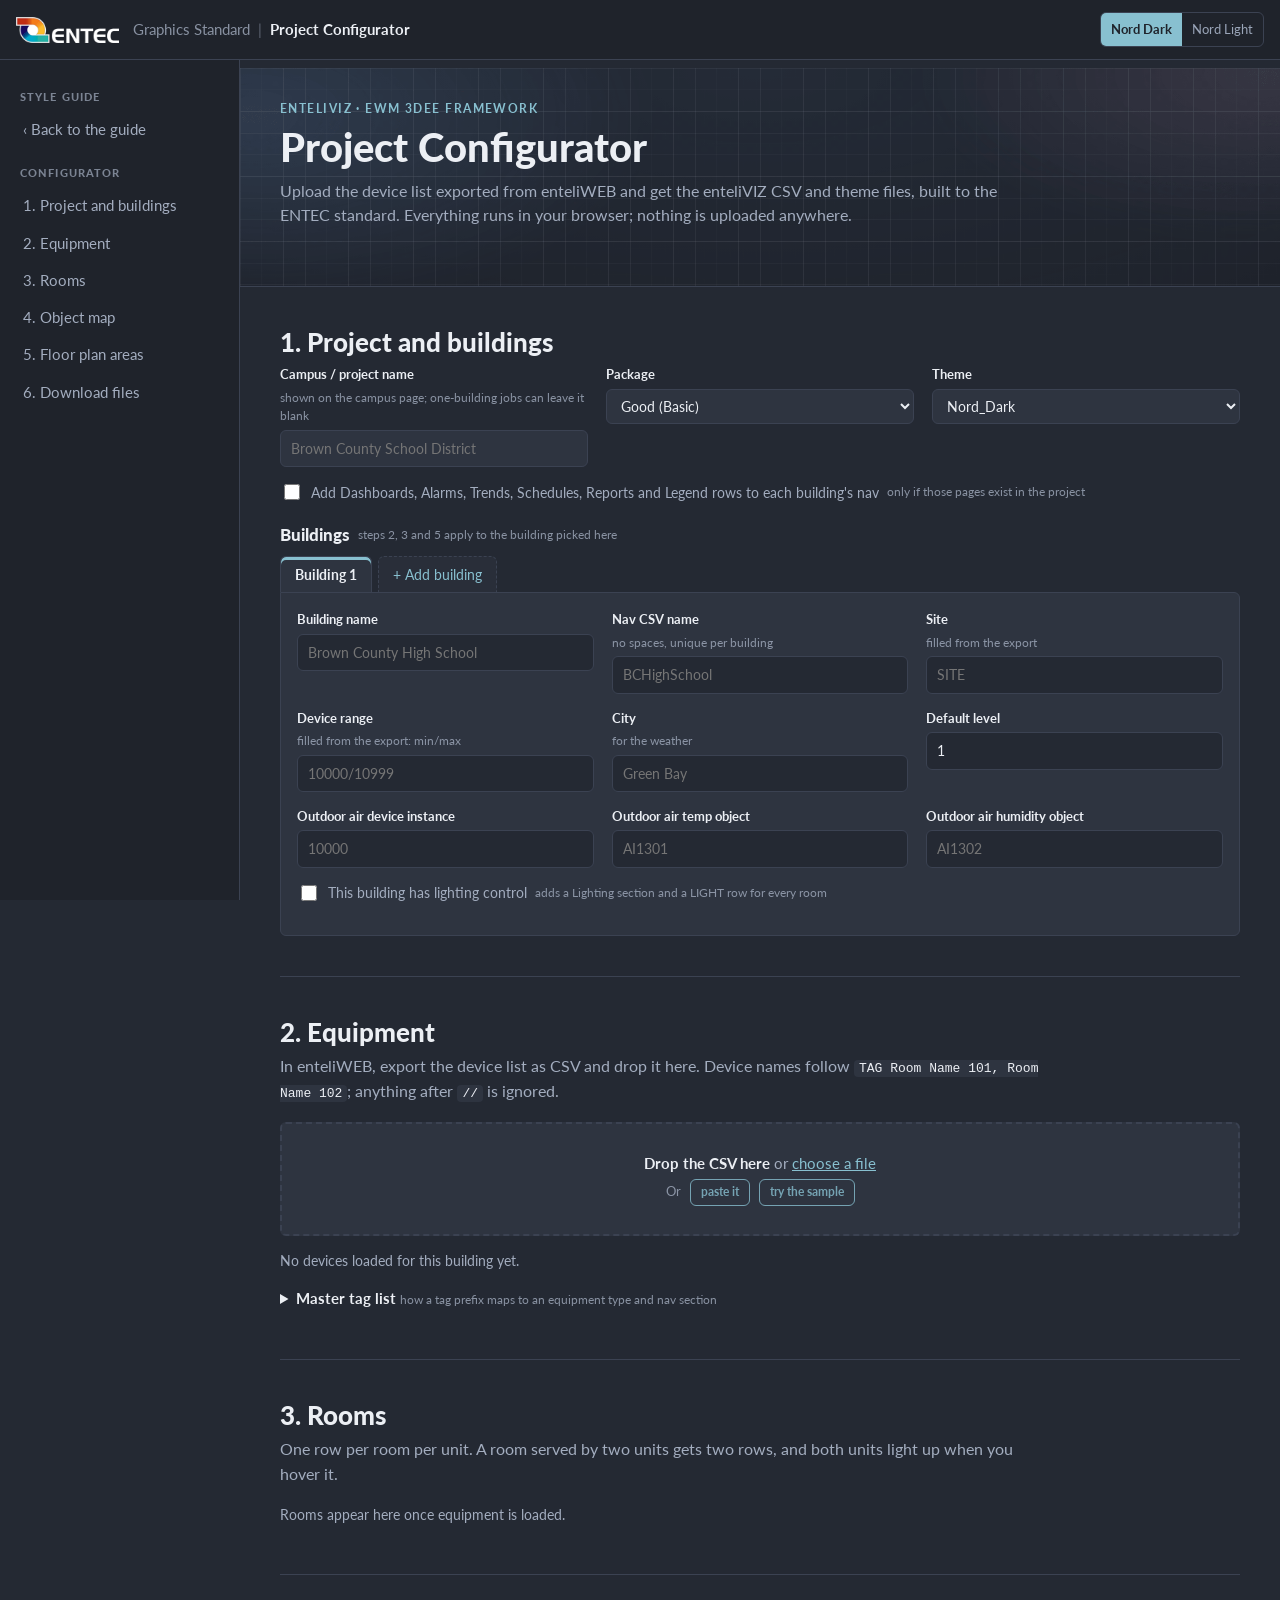
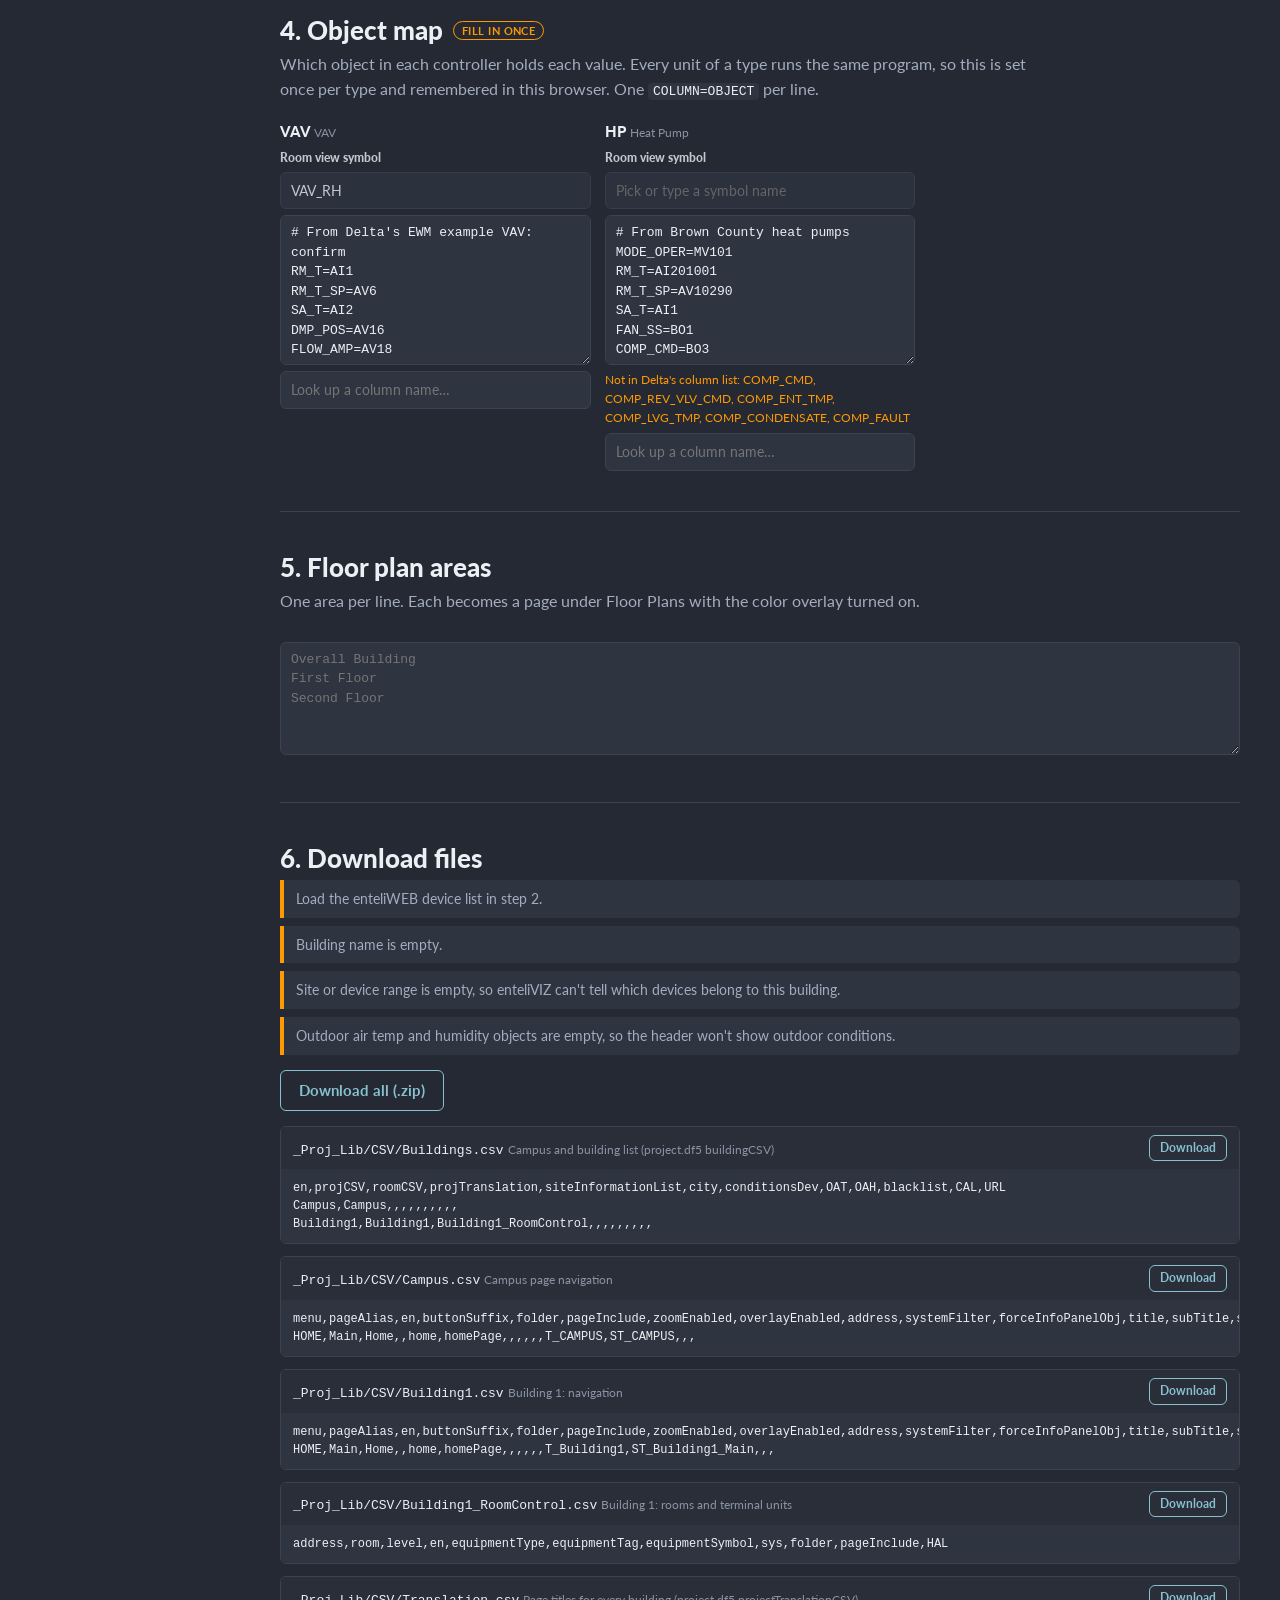
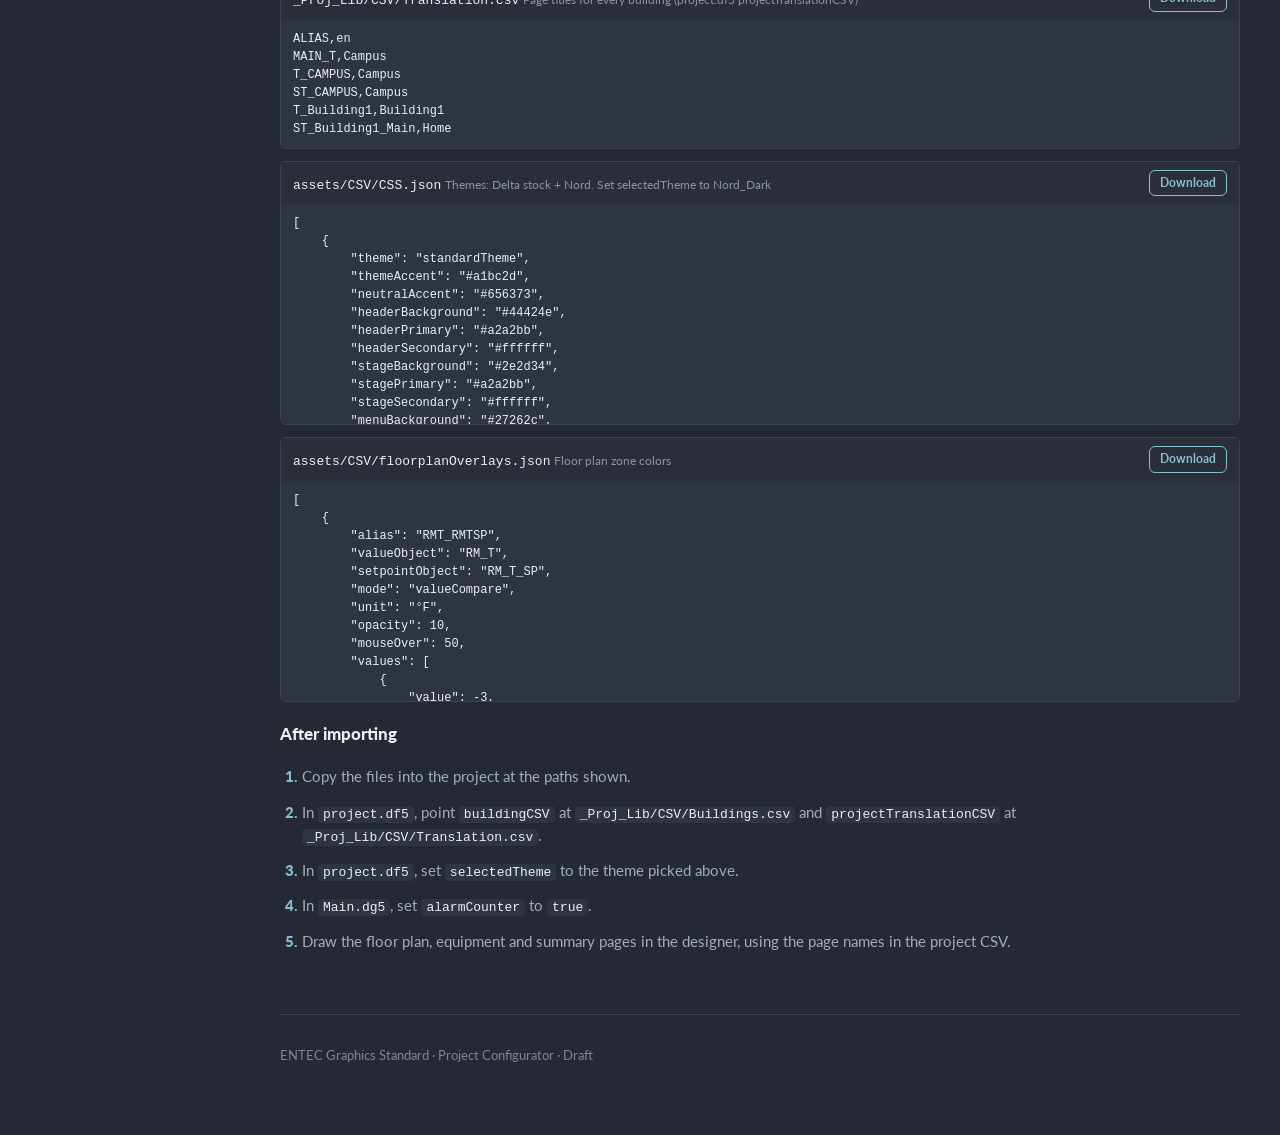
<file: style-guide/configurator.html>
<!doctype html>
<html lang="en" data-theme="dark">
<head>
<meta charset="utf-8">
<meta name="viewport" content="width=device-width, initial-scale=1">
<title>ENTEC Project Configurator</title>
<link rel="icon" href="img/favicon.svg" type="image/svg+xml">
<link rel="preconnect" href="https://fonts.googleapis.com">
<link rel="stylesheet" href="https://fonts.googleapis.com/css2?family=Lato:wght@400;700;900&display=swap">
<link rel="stylesheet" href="style.css">
<link rel="stylesheet" href="configurator.css">
</head>
<body>

<header class="topbar">
  <button class="icon-btn menu-toggle" aria-label="Open contents" data-menu>&#9776;</button>
  <img src="img/entec-logo.png" alt="ENTEC" class="logo">
  <div class="topbar-title"><span class="muted">Graphics Standard</span><span class="sep">|</span><b>Project Configurator</b></div>
  <div class="spacer"></div>
  <div class="seg" role="group" aria-label="Theme">
    <button data-set-theme="dark" aria-pressed="true">Nord Dark</button>
    <button data-set-theme="light" aria-pressed="false">Nord Light</button>
  </div>
</header>

<nav class="side" id="side">
  <div class="side-head">Style guide</div>
  <a href="index.html">‹ Back to the guide</a>
  <div class="side-head">Configurator</div>
  <a href="#building">1. Project and buildings</a>
  <a href="#equipment">2. Equipment</a>
  <a href="#rooms">3. Rooms</a>
  <a href="#objects">4. Object map</a>
  <a href="#areas">5. Floor plan areas</a>
  <a href="#files">6. Download files</a>
</nav>

<main id="main">

<section class="hero" id="top">
  <p class="eyebrow">enteliVIZ · EWM 3dee framework</p>
  <h1>Project Configurator</h1>
  <p class="lead">Upload the device list exported from enteliWEB and get the enteliVIZ CSV and theme files, built to the ENTEC standard. Everything runs in your browser; nothing is uploaded anywhere.</p>
</section>

<!-- 1 -->
<section id="building">
  <h2>1. Project and buildings</h2>
  <div class="form-grid">
    <label>Campus / project name <span class="hint">shown on the campus page; one-building jobs can leave it blank</span><input id="p-campus" placeholder="Brown County School District"></label>
    <label>Package
      <select id="p-pkg"><option value="good">Good (Basic)</option><option value="better" disabled>Better (not defined yet)</option><option value="best" disabled>Best (not defined yet)</option></select></label>
    <label>Theme
      <select id="p-theme"><option>Nord_Dark</option><option>Nord_Light</option></select></label>
  </div>
  <label class="check"><input type="checkbox" id="p-extra"> Add Dashboards, Alarms, Trends, Schedules, Reports and Legend rows to each building's nav <span class="hint">only if those pages exist in the project</span></label>

  <h3>Buildings <span class="hint">steps 2, 3 and 5 apply to the building picked here</span></h3>
  <div class="bldg-tabs" id="bldg-tabs" role="tablist"></div>
  <div class="bldg-card">
    <div class="form-grid">
      <label>Building name<input id="b-bldg" placeholder="Brown County High School"></label>
      <label>Nav CSV name <span class="hint">no spaces, unique per building</span><input id="b-proj" placeholder="BCHighSchool"></label>
      <label>Site <span class="hint">filled from the export</span><input id="b-site" placeholder="SITE"></label>
      <label>Device range <span class="hint">filled from the export: min/max</span><input id="b-range" placeholder="10000/10999"></label>
      <label>City <span class="hint">for the weather</span><input id="b-city" placeholder="Green Bay"></label>
      <label>Default level<input id="b-level" value="1"></label>
      <label>Outdoor air device instance<input id="b-oadev" placeholder="10000"></label>
      <label>Outdoor air temp object<input id="b-oat" placeholder="AI1301"></label>
      <label>Outdoor air humidity object<input id="b-oah" placeholder="AI1302"></label>
    </div>
    <label class="check"><input type="checkbox" id="b-light"> This building has lighting control <span class="hint">adds a Lighting section and a LIGHT row for every room</span></label>
    <p><button class="btn" id="b-remove" type="button">Remove this building</button></p>
  </div>
</section>

<!-- 2 -->
<section id="equipment">
  <h2>2. Equipment <span class="hint" id="eq-for"></span></h2>
  <p class="lead">In enteliWEB, export the device list as CSV and drop it here. Device names follow <code>TAG Room Name 101, Room Name 102</code>; anything after <code>//</code> is ignored.</p>
  <div class="drop" id="drop">
    <p><b>Drop the CSV here</b> or <label class="linkish">choose a file<input type="file" id="file" accept=".csv,text/csv" hidden></label></p>
    <p class="small muted">Or <button class="btn" id="paste-btn" type="button">paste it</button> <button class="btn" id="sample-btn" type="button">try the sample</button></p>
    <textarea id="paste" class="paste" hidden placeholder="Paste the CSV text here, then click Use pasted text"></textarea>
    <button class="btn" id="paste-use" type="button" hidden>Use pasted text</button>
  </div>
  <div id="eq-summary" class="summary-line"></div>
  <div class="tbl-wrap" id="eq-wrap" hidden><table class="tbl tbl-edit" id="eq-table"></table></div>
  <details class="details">
    <summary>Master tag list <span class="hint">how a tag prefix maps to an equipment type and nav section</span></summary>
    <div class="tbl-wrap"><table class="tbl" id="prefix-table"></table></div>
  </details>
</section>

<!-- 3 -->
<section id="rooms">
  <h2>3. Rooms</h2>
  <p class="lead">One row per room per unit. A room served by two units gets two rows, and both units light up when you hover it.</p>
  <div id="rm-summary" class="summary-line"></div>
  <div class="tbl-wrap" id="rm-wrap" hidden><table class="tbl" id="rm-table"></table></div>
</section>

<!-- 4 -->
<section id="objects">
  <h2>4. Object map <span class="pill pill-open">Fill in once</span></h2>
  <p class="lead">Which object in each controller holds each value. Every unit of a type runs the same program, so this is set once per type and remembered in this browser. One <code>COLUMN=OBJECT</code> per line.</p>
  <div class="obj-grid" id="obj-grid"></div>
</section>

<!-- 5 -->
<section id="areas">
  <h2>5. Floor plan areas <span class="hint" id="areas-for"></span></h2>
  <p class="lead">One area per line. Each becomes a page under Floor Plans with the color overlay turned on.</p>
  <textarea id="b-areas" class="paste" rows="5" placeholder="Overall Building&#10;First Floor&#10;Second Floor"></textarea>
</section>

<!-- 6 -->
<section id="files">
  <h2>6. Download files</h2>
  <div id="warnings"></div>
  <p><button class="btn btn-big" id="zip-btn" type="button">Download all (.zip)</button></p>
  <div id="file-list"></div>
  <h3>After importing</h3>
  <ol class="checklist">
    <li>Copy the files into the project at the paths shown.</li>
    <li>In <code>project.df5</code>, point <code>buildingCSV</code> at <code>_Proj_Lib/CSV/Buildings.csv</code> and <code>projectTranslationCSV</code> at <code>_Proj_Lib/CSV/Translation.csv</code>.</li>
    <li>In <code>project.df5</code>, set <code>selectedTheme</code> to the theme picked above.</li>
    <li>In <code>Main.dg5</code>, set <code>alarmCounter</code> to <code>true</code>.</li>
    <li>Draw the floor plan, equipment and summary pages in the designer, using the page names in the project CSV.</li>
  </ol>
</section>

<footer class="foot">ENTEC Graphics Standard · Project Configurator · Draft</footer>
</main>

<div class="toast" id="toast" role="status" aria-live="polite"></div>
<script type="module" src="configurator.js"></script>
</body>
</html>
</file>
<file: assets/css/main.css>
/* ==========================================================================
   Meridian BAS Showcase — main stylesheet
   Theme: Nord (dark + light) · optional ISA-101 High-Performance HMI mode
   Canvas standard for equipment graphics: 1920 × 1080 (SVG viewBox)
   ========================================================================== */

@property --spin { syntax: '<angle>'; inherits: false; initial-value: 0deg; }

:root {
  /* Nord base palette */
  --n0:#2E3440; --n1:#3B4252; --n2:#434C5E; --n3:#4C566A;
  --n4:#D8DEE9; --n5:#E5E9F0; --n6:#ECEFF4;
  --n7:#8FBCBB; --n8:#88C0D0; --n9:#81A1C1; --n10:#5E81AC;
  --n11:#BF616A; --n12:#D08770; --n13:#EBCB8B; --n14:#A3BE8C; --n15:#B48EAD;

  /* Surfaces (dark) */
  --bg:#1f232c; --bg-2:#262b35; --panel:rgba(59,66,82,.55); --panel-solid:#303643;
  --panel-2:rgba(67,76,94,.55); --line:rgba(216,222,233,.10); --line-2:rgba(216,222,233,.18);
  --text:#ECEFF4; --text-2:#D8DEE9; --muted:#9BA6BA; --faint:#6b768b;
  --shadow: 0 10px 40px -10px rgba(0,0,0,.55);
  --glass-blur: blur(14px) saturate(140%);

  /* Semantic process colors */
  --cool:#88C0D0; --cool-2:#5E81AC; --heat:#D08770; --heat-2:#BF616A;
  --ok:#A3BE8C; --warn:#EBCB8B; --alarm:#BF616A; --ovr:#B48EAD; --off:#616e88;
  --air-oa:#8FBCBB; --air-ra:#D8DEE9; --air-sa:#88C0D0; --air-ea:#9aa3b3;
  --chw:#5E9FD8; --chw-r:#81A1C1; --cw:#8FBCBB; --hw:#D08770; --hw-r:#c9a58e; --gas:#EBCB8B;
  --equip:#4C566A; --equip-hi:#5d687f; --duct:#3a4150; --duct-edge:#56607a;

  /* Chart series (validated: CVD + normal-vision separation, both modes) */
  --s1:#3F8FC4; --s2:#D9722F; --s3:#9A6BC0; --s4:#4E9E5C;

  --accent:#88C0D0; --accent-2:#81A1C1;
  --radius:14px; --radius-sm:9px;
  --font: "Inter", ui-sans-serif, system-ui, -apple-system, "Segoe UI", Roboto, sans-serif;
  --mono: "JetBrains Mono", ui-monospace, SFMono-Regular, Menlo, Consolas, monospace;
  --hdr:58px; --nav:252px;
  color-scheme: dark;
}

:root[data-theme="light"] {
  --bg:#e9edf3; --bg-2:#dfe5ee; --panel:rgba(255,255,255,.72); --panel-solid:#f7f9fc;
  --panel-2:rgba(229,233,240,.8); --line:rgba(46,52,64,.10); --line-2:rgba(46,52,64,.18);
  --text:#2E3440; --text-2:#3B4252; --muted:#5b667c; --faint:#8a94a8;
  --shadow: 0 10px 34px -12px rgba(46,52,64,.28);
  --cool:#4C8DB0; --cool-2:#5E81AC; --heat:#C0652F; --heat-2:#BF616A;
  --ok:#6E9A55; --warn:#B8890F; --alarm:#B5434E; --ovr:#8D5F87; --off:#8a94a8;
  --air-oa:#5f9e9c; --air-ra:#8894a8; --air-sa:#4C8DB0; --air-ea:#9aa3b3;
  --chw:#3F8FC4; --chw-r:#81A1C1; --cw:#5f9e9c; --hw:#C0652F; --hw-r:#c99a7c; --gas:#B8890F;
  --equip:#c9d1de; --equip-hi:#dde3ec; --duct:#d3dae5; --duct-edge:#aab5c6;
  --accent:#4C8DB0; --accent-2:#5E81AC;
  color-scheme: light;
}

/* ISA-101 High-Performance HMI: gray is normal, color is reserved for abnormal */
:root[data-hmi="hp"] {
  --cool:#9aa3b3; --cool-2:#8a93a3; --heat:#a7a7a7; --heat-2:#9c9c9c; --ok:#aab2bf;
  --air-oa:#8d95a3; --air-ra:#8d95a3; --air-sa:#a3abb8; --air-ea:#7d8593;
  --chw:#9aa3b3; --chw-r:#8a93a3; --cw:#8d95a3; --hw:#a0a0a0; --hw-r:#8e8e8e; --gas:#a0a0a0;
  --accent:#c9d1de;
}
:root[data-hmi="hp"][data-theme="light"] { --accent:#4C566A; }
:root[data-hmi="hp"] .bg-aurora { opacity:.12; filter:grayscale(1); }

/* ----- Reset / base ------------------------------------------------------ */
*,*::before,*::after { box-sizing:border-box; }
html,body { height:100%; }
body {
  margin:0; font-family:var(--font); font-size:14px; line-height:1.45; color:var(--text);
  background:var(--bg); -webkit-font-smoothing:antialiased; overflow:hidden;
  font-feature-settings:"cv11","ss01","tnum";
}
a { color:var(--accent); text-decoration:none; }
button { font:inherit; color:inherit; }
h1,h2,h3,h4 { margin:0; font-weight:650; letter-spacing:-.01em; }
.mono, .pv { font-family:var(--mono); font-variant-numeric:tabular-nums; }
::selection { background:color-mix(in srgb, var(--accent) 35%, transparent); }
:focus-visible { outline:2px solid var(--accent); outline-offset:2px; border-radius:6px; }
::-webkit-scrollbar { width:10px; height:10px; }
::-webkit-scrollbar-thumb { background:var(--line-2); border-radius:10px; border:3px solid transparent; background-clip:content-box; }

/* Animated aurora + grain background */
.bg-aurora { position:fixed; inset:-20%; z-index:-2; pointer-events:none; opacity:.55;
  background:
    radial-gradient(40% 35% at 15% 20%, color-mix(in srgb, var(--n10) 45%, transparent), transparent 70%),
    radial-gradient(35% 30% at 85% 15%, color-mix(in srgb, var(--n15) 30%, transparent), transparent 70%),
    radial-gradient(45% 40% at 70% 90%, color-mix(in srgb, var(--n7) 28%, transparent), transparent 70%);
  animation: aurora 38s ease-in-out infinite alternate; filter: blur(20px);
}
:root[data-theme="light"] .bg-aurora { opacity:.35; }
@keyframes aurora { 0%{transform:translate3d(0,0,0) rotate(0)} 50%{transform:translate3d(3%,-2%,0) rotate(6deg)} 100%{transform:translate3d(-3%,2%,0) rotate(-4deg)} }
.bg-grain { position:fixed; inset:0; z-index:-1; pointer-events:none; opacity:.06; mix-blend-mode:overlay;
  background-image:url("data:image/svg+xml,%3Csvg xmlns='http://www.w3.org/2000/svg' width='160' height='160'%3E%3Cfilter id='n'%3E%3CfeTurbulence type='fractalNoise' baseFrequency='.85' numOctaves='3' stitchTiles='stitch'/%3E%3C/filter%3E%3Crect width='100%25' height='100%25' filter='url(%23n)'/%3E%3C/svg%3E"); }

/* ----- App shell --------------------------------------------------------- */
.app { display:grid; grid-template-columns:var(--nav) 1fr; grid-template-rows:var(--hdr) 1fr; height:100vh; height:100dvh; }
.hdr { grid-column:1/-1; display:flex; align-items:center; gap:14px; padding:0 16px;
  background:color-mix(in srgb, var(--bg) 70%, transparent); backdrop-filter:var(--glass-blur);
  border-bottom:1px solid var(--line); position:relative; z-index:30; }
.brand { display:flex; align-items:center; gap:10px; font-weight:700; letter-spacing:.02em; min-width:0; }
.brand-mark { width:30px; height:30px; flex:none; }
.brand small { display:block; font-weight:500; color:var(--muted); font-size:11px; letter-spacing:.06em; text-transform:uppercase; }
.brand .t { line-height:1.1; white-space:nowrap; }
.hdr-spacer { flex:1; }
.hdr-chip { display:flex; align-items:center; gap:8px; padding:6px 10px; border-radius:999px; background:var(--panel); border:1px solid var(--line); font-size:12.5px; white-space:nowrap; }
.hdr-chip .lbl { color:var(--muted); }
.hdr-chip b { font-family:var(--mono); font-weight:600; }
.hdr-btn { display:inline-flex; align-items:center; justify-content:center; gap:6px; height:34px; min-width:34px; padding:0 10px; border-radius:10px;
  background:var(--panel); border:1px solid var(--line); cursor:pointer; transition:background .2s, border-color .2s, transform .15s; }
.hdr-btn:hover { background:var(--panel-2); border-color:var(--line-2); }
.hdr-btn:active { transform:scale(.96); }
.hdr-btn svg { width:17px; height:17px; }
.hdr-btn .kbd { font-size:11px; color:var(--muted); font-family:var(--mono); border:1px solid var(--line-2); border-radius:5px; padding:0 5px; }
.hdr-btn.on { border-color:var(--accent); color:var(--accent); }
.bell { position:relative; }
.bell .count { position:absolute; top:-5px; right:-5px; min-width:18px; height:18px; border-radius:9px; background:var(--alarm); color:#fff; font-size:10.5px; font-weight:700; display:grid; place-items:center; padding:0 4px; }
.bell.ringing svg { animation: ring 1.8s ease-in-out infinite; transform-origin:50% 10%; }
@keyframes ring { 0%,60%,100%{transform:rotate(0)} 10%{transform:rotate(14deg)} 20%{transform:rotate(-12deg)} 30%{transform:rotate(8deg)} 40%{transform:rotate(-5deg)} }
.speed { display:flex; border:1px solid var(--line); border-radius:10px; overflow:hidden; }
.speed button { background:var(--panel); border:0; padding:0 9px; height:32px; cursor:pointer; font-family:var(--mono); font-size:12px; color:var(--muted); }
.speed button.on { background:color-mix(in srgb, var(--accent) 22%, var(--panel)); color:var(--text); }
.demo-badge { font-size:10px; font-weight:700; letter-spacing:.08em; padding:2px 6px; border-radius:5px; background:color-mix(in srgb, var(--ovr) 25%, transparent); color:var(--ovr); }
.menu-btn { display:none; }

/* Left navigation */
.nav { grid-row:2; overflow-y:auto; padding:14px 10px 30px; border-right:1px solid var(--line);
  background:color-mix(in srgb, var(--bg) 55%, transparent); backdrop-filter:var(--glass-blur); z-index:20; }
.nav-sec { font-size:10.5px; letter-spacing:.12em; text-transform:uppercase; color:var(--faint); margin:16px 10px 6px; font-weight:600; }
.nav a, .nav summary { display:flex; align-items:center; gap:10px; padding:8px 10px; border-radius:9px; color:var(--text-2); cursor:pointer; position:relative; list-style:none; font-weight:500; }
.nav summary::-webkit-details-marker { display:none; }
.nav a:hover, .nav summary:hover { background:var(--panel); color:var(--text); }
.nav a.active { background:color-mix(in srgb, var(--accent) 15%, transparent); color:var(--text); }
.nav a.active::before { content:""; position:absolute; left:-10px; top:8px; bottom:8px; width:3px; border-radius:3px; background:var(--accent); box-shadow:0 0 12px var(--accent); }
.nav svg.ic { width:17px; height:17px; flex:none; opacity:.85; }
.nav .caret { margin-left:auto; transition:transform .2s; opacity:.6; width:14px; height:14px; }
.nav details[open] > summary .caret { transform:rotate(90deg); }
.nav .sub { margin:2px 0 4px 18px; padding-left:10px; border-left:1px solid var(--line); }
.nav .sub a { padding:5px 10px; font-size:13px; color:var(--muted); }
.nav .sub a .dot { width:7px; height:7px; border-radius:50%; background:var(--ok); flex:none; }
.nav .sub a .dot.alarm { background:var(--alarm); box-shadow:0 0 8px var(--alarm); }
.nav .sub a .dot.ovr { background:var(--ovr); }
.nav .sub a .v { margin-left:auto; font-family:var(--mono); font-size:11.5px; color:var(--faint); }
.nav .sub details summary { padding:5px 10px; font-size:13px; color:var(--muted); }
.nav-foot { margin:22px 10px 0; padding:12px; border-radius:12px; border:1px dashed var(--line-2); font-size:12px; color:var(--muted); }
.nav-foot .src { display:flex; align-items:center; gap:8px; margin-top:6px; }
.nav-foot .src i { width:8px; height:8px; border-radius:50%; background:var(--faint); flex:none; }
.nav-foot .src i.live { background:var(--ok); box-shadow:0 0 0 0 var(--ok); animation:pulse 2s infinite; }
@keyframes pulse { 0%{box-shadow:0 0 0 0 color-mix(in srgb, var(--ok) 60%, transparent)} 100%{box-shadow:0 0 0 8px transparent} }

/* Main view */
.main { grid-row:2; min-width:0; overflow-y:auto; overflow-x:hidden; position:relative; scroll-behavior:smooth; }
.view { padding:22px 26px 60px; max-width:1720px; margin:0 auto; view-transition-name: page; }
::view-transition-old(page) { animation: vt-out .22s ease both; }
::view-transition-new(page) { animation: vt-in .38s cubic-bezier(.2,.8,.2,1) both; }
@keyframes vt-out { to { opacity:0; transform:translateY(-8px) scale(.995); filter:blur(3px); } }
@keyframes vt-in { from { opacity:0; transform:translateY(14px) scale(.995); filter:blur(4px); } }

.page-head { display:flex; align-items:flex-end; justify-content:space-between; gap:16px; margin-bottom:18px; flex-wrap:wrap; }
.crumbs { font-size:12px; color:var(--muted); display:flex; gap:6px; align-items:center; margin-bottom:6px; }
.crumbs a { color:var(--muted); } .crumbs a:hover { color:var(--text); }
.page-head h1 { font-size:26px; display:flex; align-items:center; gap:12px; }
.page-head p { margin:4px 0 0; color:var(--muted); max-width:760px; }
.head-actions { display:flex; gap:8px; flex-wrap:wrap; align-items:center; }

/* Cards with cursor spotlight */
.card { position:relative; background:var(--panel); border:1px solid var(--line); border-radius:var(--radius);
  backdrop-filter:var(--glass-blur); box-shadow:var(--shadow); padding:16px; overflow:hidden; isolation:isolate; }
.card::before { content:""; position:absolute; inset:0; z-index:-1; opacity:0; transition:opacity .3s; pointer-events:none;
  background: radial-gradient(420px circle at var(--mx,50%) var(--my,50%), color-mix(in srgb, var(--accent) 14%, transparent), transparent 45%); }
.card:hover::before { opacity:1; }
.card-h { display:flex; align-items:center; justify-content:space-between; gap:10px; margin-bottom:12px; }
.card-h h3 { font-size:13px; font-weight:600; color:var(--text-2); letter-spacing:.02em; text-transform:uppercase; }
.card-h .sub { font-size:12px; color:var(--muted); }
.card.flush { padding:0; }
.grid { display:grid; gap:16px; }
.g-2 { grid-template-columns:repeat(2,minmax(0,1fr)); }
.g-3 { grid-template-columns:repeat(3,minmax(0,1fr)); }
.g-4 { grid-template-columns:repeat(4,minmax(0,1fr)); }
.g-main { grid-template-columns:minmax(0,1fr) 360px; }
.span-2 { grid-column:span 2; } .span-3 { grid-column:span 3; } .span-all { grid-column:1/-1; }

/* KPI tiles */
.kpi { display:flex; flex-direction:column; gap:4px; min-width:0; }
.kpi .lbl { font-size:11.5px; color:var(--muted); text-transform:uppercase; letter-spacing:.08em; font-weight:600; }
.kpi .val { font-size:30px; font-weight:650; font-family:var(--mono); letter-spacing:-.02em; line-height:1.1; white-space:nowrap; }
.kpi .val small { font-size:14px; color:var(--muted); font-weight:500; margin-left:4px; font-family:var(--font); }
.kpi .foot { font-size:12px; color:var(--muted); display:flex; gap:6px; align-items:center; }
.delta-up { color:var(--alarm); } .delta-dn { color:var(--ok); }
.kpi .spark { height:34px; margin-top:4px; }

/* Buttons, segmented controls, badges */
.btn { display:inline-flex; align-items:center; gap:7px; padding:7px 12px; border-radius:9px; border:1px solid var(--line-2); background:var(--panel); cursor:pointer; font-weight:550; font-size:13px; transition:all .15s; }
.btn:hover { border-color:var(--accent); }
.btn.primary { background:var(--accent); color:#1f232c; border-color:transparent; }
.btn.primary:hover { filter:brightness(1.08); }
:root[data-theme="light"] .btn.primary { color:#fff; }
.btn.danger { border-color:color-mix(in srgb, var(--alarm) 60%, transparent); color:var(--alarm); }
.btn:disabled { opacity:.45; cursor:not-allowed; }
.btn svg { width:15px; height:15px; }
.seg { display:inline-flex; background:var(--panel); border:1px solid var(--line); border-radius:10px; padding:3px; gap:2px; }
.seg button { border:0; background:transparent; padding:5px 11px; border-radius:7px; cursor:pointer; color:var(--muted); font-size:12.5px; font-weight:550; }
.seg button.on { background:color-mix(in srgb, var(--accent) 20%, var(--panel-solid)); color:var(--text); box-shadow:0 1px 0 var(--line-2) inset; }
.badge { display:inline-flex; align-items:center; gap:5px; padding:2px 8px; border-radius:999px; font-size:11.5px; font-weight:600; border:1px solid var(--line-2); color:var(--text-2); white-space:nowrap; }
.badge i { width:7px; height:7px; border-radius:50%; background:currentColor; }
.badge.ok { color:var(--ok); border-color:color-mix(in srgb, var(--ok) 40%, transparent); }
.badge.warn { color:var(--warn); border-color:color-mix(in srgb, var(--warn) 40%, transparent); }
.badge.alarm { color:var(--alarm); border-color:color-mix(in srgb, var(--alarm) 45%, transparent); background:color-mix(in srgb, var(--alarm) 10%, transparent); }
.badge.ovr { color:var(--ovr); border-color:color-mix(in srgb, var(--ovr) 45%, transparent); }
.badge.off { color:var(--muted); }
.badge.cool { color:var(--cool); border-color:color-mix(in srgb, var(--cool) 40%, transparent); }
.badge.heat { color:var(--heat); border-color:color-mix(in srgb, var(--heat) 40%, transparent); }

/* Status-bound point values (anything with data-pt) */
[data-pt] { cursor:pointer; }
.pv-chip { display:inline-flex; align-items:baseline; gap:4px; font-family:var(--mono); font-weight:600; padding:1px 7px; border-radius:6px; border:1px solid transparent; transition:background .2s; }
.pv-chip:hover { background:var(--panel-2); border-color:var(--line-2); }
.st-alarm { color:var(--alarm) !important; }
.pv-chip.st-alarm, .row-pt.st-alarm .pv-chip { background:color-mix(in srgb, var(--alarm) 14%, transparent); border-color:color-mix(in srgb, var(--alarm) 50%, transparent); animation: blink 1.2s steps(2) infinite; }
@keyframes blink { 50% { border-color:transparent; } }
.st-ovr { color:var(--ovr) !important; }
.pv-chip.st-ovr { border-color:color-mix(in srgb, var(--ovr) 55%, transparent); border-style:dashed; }
.st-oos { color:var(--warn) !important; font-style:italic; }
.st-fault { color:var(--heat) !important; }

/* Point lists */
.pt-list { display:flex; flex-direction:column; }
.row-pt { display:grid; grid-template-columns:1fr auto; gap:8px; align-items:center; padding:7px 4px; border-bottom:1px solid var(--line); font-size:13px; }
.row-pt:last-child { border-bottom:0; }
.row-pt .n { color:var(--muted); min-width:0; overflow:hidden; text-overflow:ellipsis; white-space:nowrap; }
.row-pt .n b { color:var(--text-2); font-weight:550; }

/* Equipment SVG graphics */
.gfx { width:100%; height:auto; display:block; }
.gfx-wrap { position:relative; border-radius:var(--radius); overflow:hidden; background:
  radial-gradient(120% 90% at 50% 0%, color-mix(in srgb, var(--n10) 9%, transparent), transparent 60%),
  linear-gradient(var(--line) 1px, transparent 1px) 0 0/40px 40px,
  linear-gradient(90deg, var(--line) 1px, transparent 1px) 0 0/40px 40px; }
:root[data-hmi="hp"] .gfx-wrap { background:var(--bg-2); }
.gfx text { font-family:var(--font); fill:var(--text-2); }
.gfx .t-lbl { font-size:22px; fill:var(--muted); font-weight:600; letter-spacing:.06em; text-transform:uppercase; }
.gfx .t-sm { font-size:18px; fill:var(--muted); }
.gfx .t-tag { font-size:20px; font-weight:700; fill:var(--text); letter-spacing:.04em; }
.gfx .pvg { cursor:pointer; }
.gfx .pvg rect { fill:var(--panel-solid); stroke:var(--line-2); stroke-width:1.5; transition:stroke .2s; }
.gfx .pvg:hover rect { stroke:var(--accent); }
.gfx .pvg text.v { font-family:var(--mono); font-size:24px; font-weight:600; fill:var(--text); }
.gfx .pvg text.u { font-size:16px; fill:var(--muted); }
.gfx .pvg text.n { font-size:15px; fill:var(--muted); letter-spacing:.06em; }
.gfx .pvg.st-alarm rect { stroke:var(--alarm); stroke-width:3; fill:color-mix(in srgb, var(--alarm) 16%, var(--panel-solid)); animation: blinkstroke 1.2s steps(2) infinite; }
@keyframes blinkstroke { 50% { stroke-opacity:.2; } }
.gfx .pvg.st-ovr rect { stroke:var(--ovr); stroke-dasharray:6 4; stroke-width:2.5; }
.gfx .pvg.st-ovr text.v { fill:var(--ovr); }
.gfx .pvg.st-oos text.v { fill:var(--warn); font-style:italic; }
.gfx .duct { fill:var(--duct); stroke:var(--duct-edge); stroke-width:2; }
.gfx .equip { fill:var(--equip); stroke:var(--duct-edge); stroke-width:2; }
.gfx .equip-hi { fill:var(--equip-hi); }
.gfx .flow { fill:none; stroke-width:4; stroke-linecap:round; stroke-dasharray:3 26; animation: flow var(--dur,1.4s) linear infinite; opacity:.9; }
.gfx .flow.stopped { animation-play-state:paused; opacity:.15; }
@keyframes flow { to { stroke-dashoffset:-29; } }
.gfx .pipe { fill:none; stroke-width:16; stroke-linecap:round; stroke-linejoin:round; }
.gfx .pipe-core { fill:none; stroke-width:5; stroke-linecap:round; stroke-dasharray:14 22; animation: pflow var(--dur,1.2s) linear infinite; opacity:.9; stroke:rgba(255,255,255,.55); }
:root[data-theme="light"] .gfx .pipe-core { stroke:rgba(255,255,255,.8); }
.gfx .pipe-core.stopped { animation-play-state:paused; opacity:.2; }
@keyframes pflow { to { stroke-dashoffset:-36; } }
.gfx .rotor { transform-box:fill-box; transform-origin:center; animation: spin var(--dur,1s) linear infinite; }
.gfx .rotor.stopped { animation-play-state:paused; }
@keyframes spin { to { transform:rotate(360deg); } }
.gfx .blade { transform-box:fill-box; transform-origin:center; transition:transform 1.2s cubic-bezier(.3,.7,.2,1); }
.gfx .coil-fin { stroke-width:2; }
.gfx .flame { transform-origin:50% 100%; transform-box:fill-box; animation: flicker .18s ease-in-out infinite alternate; }
.gfx .flame.off { display:none; }
@keyframes flicker { from { transform:scaleY(.9) scaleX(1.03); } to { transform:scaleY(1.06) scaleX(.97); } }
.gfx .status-ring { fill:none; stroke-width:5; }
.gfx .run { stroke:var(--ok); } .gfx .stop { stroke:var(--off); } .gfx .flt { stroke:var(--alarm); }
.gfx .hl { filter: drop-shadow(0 0 10px color-mix(in srgb, var(--accent) 70%, transparent)); }
.gfx .glow-cool { filter: drop-shadow(0 0 8px color-mix(in srgb, var(--cool) 55%, transparent)); }
.gfx .glow-heat { filter: drop-shadow(0 0 8px color-mix(in srgb, var(--heat) 55%, transparent)); }

/* Legend inside graphics */
.legend { display:flex; gap:14px; flex-wrap:wrap; font-size:12px; color:var(--muted); }
.legend span { display:inline-flex; align-items:center; gap:6px; }
.legend i { width:14px; height:4px; border-radius:2px; display:inline-block; }
.legend i.dot { width:9px; height:9px; border-radius:50%; }

/* Tables */
.tbl-wrap { overflow:auto; border-radius:10px; }
table.tbl { width:100%; border-collapse:separate; border-spacing:0; font-size:13px; }
.tbl th { position:sticky; top:0; z-index:1; background:var(--panel-solid); text-align:left; font-weight:600; font-size:11.5px; text-transform:uppercase; letter-spacing:.06em; color:var(--muted); padding:9px 10px; border-bottom:1px solid var(--line-2); cursor:pointer; user-select:none; white-space:nowrap; }
.tbl th.num, .tbl td.num { text-align:right; }
.tbl td { padding:8px 10px; border-bottom:1px solid var(--line); white-space:nowrap; }
.tbl tbody tr { transition:background .15s; }
.tbl tbody tr:hover { background:color-mix(in srgb, var(--accent) 7%, transparent); }
.tbl tr.clickable { cursor:pointer; }
.tbl td .bar { height:6px; border-radius:3px; background:var(--line); overflow:hidden; min-width:60px; }
.tbl td .bar > i { display:block; height:100%; border-radius:3px; background:var(--cool); }
.tbl td .bar > i.h { background:var(--heat); }

/* Charts */
.chart { position:relative; width:100%; }
.chart svg { display:block; width:100%; overflow:visible; }
.chart .axis text { font-size:11px; fill:var(--muted); font-family:var(--font); }
.chart .grid line { stroke:var(--line); }
.chart .baseline { stroke:var(--line-2); }
.chart .xh { stroke:var(--muted); stroke-dasharray:3 3; }
.chart-tip { position:absolute; pointer-events:none; z-index:5; background:var(--panel-solid); border:1px solid var(--line-2); border-radius:9px; padding:8px 10px; font-size:12px; box-shadow:var(--shadow); min-width:130px; transform:translate(-50%, -110%); opacity:0; transition:opacity .12s; white-space:nowrap; }
.chart-tip.show { opacity:1; }
.chart-tip .tt { color:var(--muted); font-size:11px; margin-bottom:4px; }
.chart-tip .r { display:flex; align-items:center; gap:8px; justify-content:space-between; }
.chart-tip .r i { width:10px; height:3px; border-radius:2px; }
.chart-tip .r b { font-family:var(--mono); font-weight:600; margin-left:auto; }
.chart-legend { display:flex; gap:14px; flex-wrap:wrap; font-size:12px; color:var(--muted); margin-bottom:8px; }
.chart-legend span { display:inline-flex; gap:6px; align-items:center; }
.chart-legend i { width:12px; height:3px; border-radius:2px; }
.chart-legend i.sq { height:10px; width:10px; border-radius:3px; }

/* Dollhouse 3D ------------------------------------------------------------ */
.dh { position:relative; width:100%; height:640px; perspective:2400px; perspective-origin:50% 35%; overflow:hidden; cursor:grab; touch-action:none; user-select:none; border-radius:var(--radius); }
.dh.grabbing { cursor:grabbing; }
.dh-stage { position:absolute; left:50%; top:54%; width:0; height:0; transform-style:preserve-3d; }
.dh-building { position:absolute; transform-style:preserve-3d; transition: transform .08s linear; }
.dh-floor { position:absolute; transform-style:preserve-3d; transition: transform .9s cubic-bezier(.2,.8,.2,1), opacity .6s; }
.dh-floor.dim { opacity:.14; }
.dh-floor.dim .dh-room, .dh-floor.dim .dh-wall { pointer-events:none; }
.dh-slab { position:absolute; transform-style:preserve-3d; border-radius:4px;
  background: linear-gradient(135deg, color-mix(in srgb, var(--n3) 80%, #000), var(--n1)); box-shadow: 0 0 0 2px var(--n3), 0 40px 70px -20px rgba(0,0,0,.7); }
:root[data-theme="light"] .dh-slab { background:linear-gradient(135deg,#cfd6e2,#e6ebf2); box-shadow:0 0 0 2px #b8c2d3, 0 40px 60px -20px rgba(46,52,64,.35); }
.dh-slab-edge { position:absolute; left:0; background:var(--n2); transform-origin:top left; }
:root[data-theme="light"] .dh-slab-edge { background:#b8c2d3; }
.dh-room { position:absolute; border-radius:2px; transition: background-color 1s, transform .35s cubic-bezier(.2,.8,.2,1), box-shadow .35s; cursor:pointer; transform-style:preserve-3d;
  box-shadow: inset 0 0 0 1px rgba(255,255,255,.08); }
.dh-room.core { background: repeating-linear-gradient(45deg, rgba(76,86,106,.55) 0 6px, rgba(59,66,82,.55) 6px 12px) !important; cursor:default; }
:root[data-theme="light"] .dh-room.core { background: repeating-linear-gradient(45deg, #cfd6e2 0 6px, #dfe4ec 6px 12px) !important; }
.dh-room:not(.core):hover, .dh-room.sel { transform: translateZ(10px); box-shadow: inset 0 0 0 2px var(--text), 0 0 30px color-mix(in srgb, var(--accent) 60%, transparent); }
.dh-room .lbl { position:absolute; inset:0; display:flex; flex-direction:column; align-items:center; justify-content:center; text-align:center; font-size:11px; line-height:1.15; color:rgba(20,24,32,.92); font-weight:650; pointer-events:none; padding:2px; }
.dh-room .lbl b { font-family:var(--mono); font-size:15px; font-weight:700; }
.dh-room .lbl span { opacity:.85; font-size:9.5px; letter-spacing:.02em; }
.dh-wall { position:absolute; transform-origin: 0 0; background: linear-gradient(to top, rgba(216,222,233,.42), rgba(216,222,233,.14)); border-top:2px solid rgba(236,239,244,.5); pointer-events:none; backface-visibility:visible; }
.dh-wall.ext { background: linear-gradient(to top, rgba(136,192,208,.34), rgba(136,192,208,.10)); border-top:2px solid rgba(143,188,187,.85); }
:root[data-theme="light"] .dh-wall { background:linear-gradient(to top, rgba(76,86,106,.30), rgba(76,86,106,.08)); border-top-color:rgba(76,86,106,.55); }
:root[data-theme="light"] .dh-wall.ext { background:linear-gradient(to top, rgba(94,129,172,.35), rgba(94,129,172,.08)); border-top-color:rgba(94,129,172,.9); }
.dh-roofdeck { border-radius:4px; background:repeating-linear-gradient(90deg, rgba(76,86,106,.28) 0 2px, transparent 2px 22px), rgba(59,66,82,.38); box-shadow:inset 0 0 0 3px rgba(129,161,193,.35); }
:root[data-theme="light"] .dh-roofdeck { background:repeating-linear-gradient(90deg, rgba(76,86,106,.15) 0 2px, transparent 2px 22px), rgba(216,222,233,.45); }
.dh-room.alarm { animation: roomAlarm 1.4s ease-in-out infinite; }
@keyframes roomAlarm { 50% { box-shadow: inset 0 0 0 3px #BF616A, 0 0 26px rgba(191,97,106,.8); } }
.dh-box { position:absolute; transform-style:preserve-3d; }
.dh-box > i { position:absolute; display:block; transform-origin:0 0; border:1px solid rgba(0,0,0,.15); }
.dh-floor-tag { position:absolute; font-family:var(--mono); font-weight:700; font-size:22px; color:var(--text); opacity:.75; white-space:nowrap; pointer-events:none; }
.dh-sensor { position:absolute; width:8px; height:8px; border-radius:50%; background:#fff; box-shadow:0 0 0 2px rgba(0,0,0,.25), 0 0 12px #fff; transform: translateZ(2px); pointer-events:none; animation: sensorPulse 2.4s ease-in-out infinite; }
@keyframes sensorPulse { 50% { box-shadow:0 0 0 2px rgba(0,0,0,.25), 0 0 2px #fff; } }
.dh-hud { position:absolute; left:14px; top:14px; display:flex; flex-direction:column; gap:10px; z-index:3; }
.dh-hud-r { position:absolute; right:14px; top:14px; z-index:3; display:flex; flex-direction:column; gap:10px; align-items:flex-end; }
.dh-scale { display:flex; flex-direction:column; gap:4px; padding:10px 12px; border-radius:12px; background:color-mix(in srgb, var(--panel-solid) 80%, transparent); border:1px solid var(--line); backdrop-filter:var(--glass-blur); font-size:11.5px; color:var(--muted); min-width:210px; }
.dh-scale .ramp { height:10px; border-radius:5px; }
.dh-scale .ticks { display:flex; justify-content:space-between; font-family:var(--mono); }
.dh-tip { position:absolute; z-index:6; pointer-events:none; min-width:210px; padding:10px 12px; border-radius:12px; background:color-mix(in srgb, var(--panel-solid) 94%, transparent); border:1px solid var(--line-2); box-shadow:var(--shadow); font-size:12.5px; opacity:0; transform:translate(14px, 14px); transition:opacity .15s; }
.dh-tip.show { opacity:1; }
.dh-tip h4 { font-size:13.5px; margin-bottom:6px; }
.dh-tip .r { display:flex; justify-content:space-between; gap:14px; color:var(--muted); }
.dh-tip .r b { color:var(--text); font-family:var(--mono); font-weight:600; }
.dh-hint { position:absolute; bottom:12px; left:50%; transform:translateX(-50%); font-size:12px; color:var(--muted); background:color-mix(in srgb, var(--panel-solid) 70%, transparent); padding:5px 12px; border-radius:999px; border:1px solid var(--line); pointer-events:none; z-index:3; white-space:nowrap; }
.dh-sun { position:absolute; width:18px; height:18px; border-radius:50%; background:radial-gradient(circle, #fff6d6, #EBCB8B 55%, transparent 70%); box-shadow:0 0 40px 18px rgba(235,203,139,.35); pointer-events:none; }


/* Rendered floor-plan plates (dollhouse) */
.dh-img { display:block; pointer-events:none; user-select:none; -webkit-user-drag:none; filter: drop-shadow(0 10px 14px rgba(0,0,0,.45)); }
.dh-plate .dh-room { mix-blend-mode: multiply; opacity:.82; border-radius:4px; box-shadow:none; }
.dh-plate .dh-room:hover, .dh-plate .dh-room.sel { mix-blend-mode: normal; opacity:.92; transform: translateZ(14px); box-shadow: 0 0 0 2px #2E3440, 0 18px 30px -8px rgba(0,0,0,.55); }
.dh-plate .dh-room .lbl { color:#1d2129; text-shadow:none; }
.dh-plate .dh-room .lbl b { font-size:14px; }
.dh-floor.yard .dh-box > i { border-color: rgba(0,0,0,.25); }
/* Exterior hero with live callouts */
.xhero { position:relative; perspective:1400px; padding:40px 0 30px; }
.xhero-stage { position:relative; transform-style:preserve-3d; transition:transform .25s ease-out; will-change:transform; }
.xhero img.bld { width:100%; display:block; filter: drop-shadow(0 30px 40px rgba(0,0,0,.55)); transition: filter 2s; user-select:none; -webkit-user-drag:none; }
.xhero .reflect { position:absolute; left:4%; right:4%; bottom:-6%; height:22%; background:radial-gradient(closest-side, rgba(0,0,0,.45), transparent); filter:blur(8px); transform:translateZ(-40px); pointer-events:none; }
.xhero .night { position:absolute; inset:0; pointer-events:none; mix-blend-mode:multiply; background:linear-gradient(#1b2340, #2b3350); opacity:0; transition:opacity 2s; -webkit-mask: var(--bldmask) center/100% 100% no-repeat; mask: var(--bldmask) center/100% 100% no-repeat; }
.pin { position:absolute; transform: translate(-50%, -100%) translateZ(60px); display:flex; flex-direction:column; align-items:center; pointer-events:auto; cursor:pointer; }
.pin .chip { background:color-mix(in srgb, var(--panel-solid) 88%, transparent); backdrop-filter:var(--glass-blur); border:1px solid var(--line-2); border-radius:10px; padding:5px 9px; font-size:11px; color:var(--muted); white-space:nowrap; box-shadow:var(--shadow); transition:transform .2s, border-color .2s; }
.pin .chip b { display:block; font:650 15px var(--mono); color:var(--text); }
.pin:hover .chip { transform:translateY(-3px); border-color:var(--accent); }
.pin .stem { width:1px; height:34px; background:linear-gradient(var(--accent), transparent); }
.pin .dot { width:10px; height:10px; border-radius:50%; background:var(--accent); box-shadow:0 0 0 0 var(--accent); animation:pinPulse 2.2s infinite; margin-top:-2px; }
.pin.st-alarm .chip { border-color:var(--alarm); } .pin.st-alarm .dot { background:var(--alarm); }
@keyframes pinPulse { 0% { box-shadow:0 0 0 0 color-mix(in srgb, var(--accent) 70%, transparent); } 100% { box-shadow:0 0 0 14px transparent; } }
@media (max-width: 860px) { .pin-opt { display:none !important; } .pin .chip { font-size:9.5px; padding:3px 6px; } .pin .chip b { font-size:12px; } .pin .stem { height:18px; } }

/* Hero (home) */
.hero { position:relative; display:grid; grid-template-columns: minmax(0,1.05fr) minmax(0,1fr); gap:10px; align-items:center; min-height:560px; margin:-6px 0 18px; }
.hero h1 { font-size: clamp(34px, 4.2vw, 62px); line-height:1.02; letter-spacing:-.035em; font-weight:750; }
.hero h1 .grad { background: linear-gradient(100deg, var(--n8), var(--n7) 30%, var(--n15) 60%, var(--n12) 90%); background-size:200% 100%; -webkit-background-clip:text; background-clip:text; color:transparent; animation: shimmer 8s ease-in-out infinite alternate; }
:root[data-hmi="hp"] .hero h1 .grad { background:none; color:var(--text); }
@keyframes shimmer { to { background-position:100% 0; } }
.hero p.lead { font-size:16.5px; color:var(--muted); max-width:560px; margin:18px 0 22px; }
.hero .eyebrow { display:inline-flex; align-items:center; gap:8px; font-size:12px; letter-spacing:.14em; text-transform:uppercase; color:var(--accent); font-weight:700; margin-bottom:16px; padding:5px 12px; border-radius:999px; border:1px solid color-mix(in srgb, var(--accent) 40%, transparent); background:color-mix(in srgb, var(--accent) 8%, transparent); }
.hero .dh { height:560px; background:transparent; }
.hero-stats { display:grid; grid-template-columns:repeat(4, minmax(0,1fr)); gap:10px; max-width:620px; }
.hero-stats .s { padding:10px 12px; border-radius:12px; border:1px solid var(--line); background:var(--panel); }
.hero-stats .s .l { font-size:11px; text-transform:uppercase; letter-spacing:.08em; color:var(--muted); }
.hero-stats .s .v { font-family:var(--mono); font-size:20px; font-weight:650; }
.ticker { overflow:hidden; border-block:1px solid var(--line); margin:4px -26px 22px; mask-image:linear-gradient(90deg, transparent, #000 8%, #000 92%, transparent); }
.ticker-track { display:flex; gap:38px; width:max-content; padding:10px 0; animation: marquee 60s linear infinite; font-size:13px; color:var(--muted); }
.ticker:hover .ticker-track { animation-play-state:paused; }
.ticker-track span b { color:var(--text); font-family:var(--mono); margin-left:6px; font-weight:600; }
@keyframes marquee { to { transform:translateX(-50%); } }
.tiles { display:grid; grid-template-columns:repeat(auto-fill, minmax(290px, 1fr)); gap:16px; }
.tile { display:flex; flex-direction:column; gap:10px; min-height:210px; color:var(--text); transform-style:preserve-3d; transition: transform .25s ease, border-color .25s; will-change:transform; }
.tile:hover { border-color:color-mix(in srgb, var(--accent) 45%, transparent); }
.tile .thumb { height:112px; border-radius:10px; background:var(--bg-2); border:1px solid var(--line); overflow:hidden; display:grid; place-items:center; transform: translateZ(30px); }
.tile .thumb svg { width:100%; height:100%; }
.tile h3 { font-size:16px; transform:translateZ(20px); }
.tile p { margin:0; color:var(--muted); font-size:13px; }
.tile .go { margin-top:auto; font-size:12.5px; color:var(--accent); font-weight:600; display:flex; align-items:center; gap:6px; }
.tile .go svg { width:14px; transition:transform .2s; }
.tile:hover .go svg { transform:translateX(4px); }

/* Scroll-driven reveal (progressive enhancement) */
@supports (animation-timeline: view()) {
  .reveal { animation: reveal linear both; animation-timeline: view(); animation-range: entry 0% cover 22%; }
  @keyframes reveal { from { opacity:0; transform: translateY(28px) scale(.98); } to { opacity:1; transform:none; } }
}

/* Inspector drawer ------------------------------------------------------- */
.drawer { position:fixed; top:var(--hdr); right:0; bottom:0; width:420px; max-width:100vw; z-index:40; background:color-mix(in srgb, var(--panel-solid) 94%, transparent); backdrop-filter:var(--glass-blur);
  border-left:1px solid var(--line-2); box-shadow:-20px 0 60px -20px rgba(0,0,0,.5); transform:translateX(105%); transition:transform .35s cubic-bezier(.2,.8,.2,1); display:flex; flex-direction:column; }
.drawer.open { transform:none; }
.drawer-h { padding:16px 18px 12px; border-bottom:1px solid var(--line); display:flex; gap:12px; align-items:flex-start; }
.drawer-h .x { margin-left:auto; }
.drawer-b { padding:14px 18px 30px; overflow-y:auto; flex:1; }
.insp-pv { font-family:var(--mono); font-size:44px; font-weight:650; letter-spacing:-.03em; line-height:1; margin:6px 0 2px; }
.insp-pv small { font-size:16px; color:var(--muted); margin-left:6px; font-family:var(--font); }
.flags { display:grid; grid-template-columns:repeat(4,1fr); gap:6px; margin:14px 0; }
.flags div { text-align:center; padding:6px 2px; border-radius:8px; border:1px solid var(--line); font-size:10.5px; color:var(--faint); text-transform:uppercase; letter-spacing:.05em; font-weight:600; }
.flags div.on { color:var(--text); border-color:currentColor; }
.flags div.on.a { color:var(--alarm); } .flags div.on.f { color:var(--heat); } .flags div.on.o { color:var(--ovr); } .flags div.on.s { color:var(--warn); }
.props { display:grid; grid-template-columns: 130px 1fr; gap:4px 12px; font-size:12.5px; margin:10px 0 16px; }
.props dt { color:var(--muted); } .props dd { margin:0; font-family:var(--mono); font-size:12px; word-break:break-word; }
.pa { display:grid; grid-template-columns: 38px 1fr auto; font-size:12px; border:1px solid var(--line); border-radius:10px; overflow:hidden; }
.pa div { padding:4px 8px; border-bottom:1px solid var(--line); }
.pa .p { color:var(--faint); font-family:var(--mono); }
.pa .d { color:var(--muted); }
.pa .v { font-family:var(--mono); text-align:right; color:var(--faint); }
.pa .row-on { background:color-mix(in srgb, var(--accent) 12%, transparent); }
.pa .row-on.p, .pa .row-on.v { color:var(--text); font-weight:700; }
.cmd { display:flex; gap:8px; margin:12px 0; flex-wrap:wrap; }
.cmd input, .cmd select, .field { flex:1; min-width:100px; padding:8px 10px; border-radius:9px; border:1px solid var(--line-2); background:var(--bg-2); color:var(--text); font-family:var(--mono); }
.sec-t { font-size:11px; text-transform:uppercase; letter-spacing:.1em; color:var(--faint); font-weight:700; margin:18px 0 8px; }

/* Command palette */
dialog.palette { width:min(640px, 92vw); padding:0; border:1px solid var(--line-2); border-radius:16px; background:color-mix(in srgb, var(--panel-solid) 96%, transparent); color:var(--text); box-shadow:0 30px 80px -20px rgba(0,0,0,.6); margin-top:12vh; }
dialog.palette::backdrop { background:rgba(15,18,24,.45); backdrop-filter:blur(4px); }
.palette input { width:100%; border:0; border-bottom:1px solid var(--line); background:transparent; color:var(--text); font-size:17px; padding:16px 18px; outline:none; }
.palette ul { list-style:none; margin:0; padding:6px; max-height:52vh; overflow-y:auto; }
.palette li { display:flex; gap:10px; align-items:center; padding:9px 12px; border-radius:9px; cursor:pointer; font-size:13.5px; }
.palette li .k { font-size:10.5px; text-transform:uppercase; letter-spacing:.08em; color:var(--faint); width:62px; flex:none; }
.palette li .d { color:var(--muted); margin-left:auto; font-size:12px; font-family:var(--mono); }
.palette li.sel { background:color-mix(in srgb, var(--accent) 18%, transparent); }
.palette .foot { padding:8px 14px; border-top:1px solid var(--line); font-size:11.5px; color:var(--faint); display:flex; gap:14px; }

/* Toasts */
.toasts { position:fixed; bottom:18px; right:18px; z-index:60; display:flex; flex-direction:column; gap:8px; }
.toast { background:var(--panel-solid); border:1px solid var(--line-2); border-left:3px solid var(--accent); border-radius:10px; padding:10px 14px; box-shadow:var(--shadow); font-size:13px; max-width:360px; animation: toastIn .35s cubic-bezier(.2,.8,.2,1); }
.toast.alarm { border-left-color:var(--alarm); }
.toast.ovr { border-left-color:var(--ovr); }
@keyframes toastIn { from { opacity:0; transform:translateY(12px) scale(.98); } }

/* Boot overlay */
.boot { position:fixed; inset:0; z-index:100; background:#161a21; color:#D8DEE9; display:grid; place-items:center; font-family:var(--mono); transition: opacity .6s, visibility .6s; }
.boot.done { opacity:0; visibility:hidden; }
.boot-in { width:min(560px, 88vw); }
.boot-logo { display:flex; align-items:center; gap:12px; font-family:var(--font); font-size:20px; font-weight:700; margin-bottom:18px; color:#ECEFF4; }
.boot-log { font-size:12.5px; line-height:1.75; min-height:190px; color:#9BA6BA; }
.boot-log .ok { color:#A3BE8C; } .boot-log .hl { color:#88C0D0; }
.boot-bar { height:3px; background:#2E3440; border-radius:2px; overflow:hidden; margin-top:14px; }
.boot-bar i { display:block; height:100%; width:0; background:linear-gradient(90deg,#5E81AC,#88C0D0,#8FBCBB); transition: width .25s; }
.boot-skip { margin-top:10px; font-size:11px; color:#6b768b; }

/* Misc */
.muted { color:var(--muted); } .faint { color:var(--faint); }
.row { display:flex; gap:10px; align-items:center; flex-wrap:wrap; }
.between { justify-content:space-between; }
.note { font-size:12px; color:var(--muted); line-height:1.5; }
.note a { text-decoration:underline; text-underline-offset:2px; }
.hr { height:1px; background:var(--line); margin:12px 0; }
.stack > * + * { margin-top:12px; }
.pill-list { display:flex; flex-wrap:wrap; gap:6px; }
.seq li { margin:4px 0; color:var(--text-2); }
.seq { padding-left:18px; margin:0; font-size:13px; }
.fdd { display:flex; flex-direction:column; gap:6px; }
.fdd .r { display:flex; gap:10px; align-items:center; font-size:12.5px; padding:6px 8px; border-radius:8px; background:var(--panel-2); }
.fdd .r .badge { margin-left:auto; }
.swatch { display:flex; flex-direction:column; border-radius:10px; overflow:hidden; border:1px solid var(--line); font-size:11.5px; }
.swatch .c { height:54px; }
.swatch .m { padding:6px 8px; background:var(--panel-solid); }
.swatch .m b { display:block; font-size:12px; }
.swatch .m span { font-family:var(--mono); color:var(--muted); }
.canvas-frame { aspect-ratio:16/9; border:1px dashed var(--line-2); border-radius:10px; position:relative; display:grid; grid-template-columns:18% 1fr; grid-template-rows:12% 1fr 8%; gap:6px; padding:6px; font-size:11px; color:var(--muted); }
.canvas-frame > div { border-radius:6px; background:var(--panel-2); display:grid; place-items:center; text-align:center; padding:4px; }
.canvas-frame .h { grid-column:1/-1; } .canvas-frame .f { grid-column:1/-1; }
.compass { width:120px; height:120px; }
.aqi-bar { height:10px; border-radius:5px; background:linear-gradient(90deg,#00e400 0 10%,#ffff00 10% 20%,#ff7e00 20% 30%,#ff0000 30% 40%,#8f3f97 40% 60%,#7e0023 60% 100%); position:relative; }
.aqi-bar i { position:absolute; top:-4px; width:4px; height:18px; border-radius:2px; background:var(--text); box-shadow:0 0 0 2px var(--bg); transform:translateX(-50%); transition:left 1s; }
.sun-arc { width:100%; height:120px; }
.empty { padding:30px; text-align:center; color:var(--muted); }
.kbd { font-family:var(--mono); font-size:11px; border:1px solid var(--line-2); border-bottom-width:2px; border-radius:5px; padding:0 5px; }

/* Responsive ----------------------------------------------------------------- */
@media (max-width: 1280px) { .g-4 { grid-template-columns:repeat(2,minmax(0,1fr)); } .g-main { grid-template-columns:1fr; } }
@media (max-width: 1080px) {
  .hero { grid-template-columns:1fr; } .hero .dh { height:420px; }
  .g-3 { grid-template-columns:1fr 1fr; } .hdr .hide-md { display:none; }
}
@media (max-width: 860px) {
  .app { grid-template-columns:minmax(0,1fr); }
  .hdr { gap:8px; padding:0 10px; }
  .nav { position:fixed; top:var(--hdr); bottom:0; left:0; width:280px; transform:translateX(-100%); transition:transform .3s; background:var(--panel-solid); }
  .nav.open { transform:none; box-shadow:20px 0 60px rgba(0,0,0,.4); }
  .menu-btn { display:inline-flex; }
  .main { grid-column:1; }
  .view { padding:16px 16px 50px; }
  .g-2, .g-3, .g-4 { grid-template-columns:1fr; } .span-2, .span-3 { grid-column:auto; }
  .hdr .hide-sm { display:none; } .brand small { display:none; }
  .dh { height:460px; }
  .hero-stats { grid-template-columns:repeat(2,1fr); }
  .ticker { margin-inline:-16px; }
  .drawer { width:100vw; }
  .gfx-wrap { overflow-x:auto; -webkit-overflow-scrolling:touch; }
  .gfx-wrap > svg.gfx { min-width:980px; }
}
@media (max-width: 480px) { .brand .t { display:none; } .hdr-btn { min-width:32px; padding:0 7px; } .page-head h1 { font-size:22px; } }
@media (prefers-reduced-motion: reduce) {
  *,*::before,*::after { animation-duration:.001ms !important; animation-iteration-count:1 !important; transition-duration:.001ms !important; }
  .bg-aurora { animation:none; }
}
@media (forced-colors: active) { .card, .btn, .seg { border:1px solid CanvasText; } }

/* ----- Vector-library style equipment canvas (pages/qa-*.js) ---------------- */
.qa-wrap { position:relative; border-radius:var(--radius); overflow:hidden; }
.qa-wrap[data-panel="light"] {
  background: linear-gradient(rgba(30,40,55,.05) 1px, transparent 1px) 0 0/40px 40px,
    linear-gradient(90deg, rgba(30,40,55,.05) 1px, transparent 1px) 0 0/40px 40px, linear-gradient(#f4f6f8, #dce0e5);
  --text:#1b212c; --text-2:#283040; --muted:#4f5868; --panel-solid:#ffffff; --panel:#ffffff;
  --line:rgba(30,40,55,.10); --line-2:rgba(30,40,55,.30); --accent:#2a6fb8;
  --qa-tag:#1b212c; --qa-halo:#f4f6f8;
}
.qa-wrap[data-panel="dark"] {
  background: linear-gradient(rgba(255,255,255,.035) 1px, transparent 1px) 0 0/40px 40px,
    linear-gradient(90deg, rgba(255,255,255,.035) 1px, transparent 1px) 0 0/40px 40px, linear-gradient(#2a2f37, #1b1e24);
  --text:#eef1f4; --text-2:#d6dbe2; --muted:#a2abb9; --panel-solid:#16191e; --panel:#16191e;
  --line:rgba(255,255,255,.08); --line-2:rgba(255,255,255,.24);
  --qa-tag:#ffffff; --qa-halo:#1b1e24;
}
.qa-tools { display:flex; justify-content:flex-end; gap:10px; align-items:center; padding:10px 12px 0; }
.qa-tools .seg { background:var(--panel-solid); border-color:var(--line-2); }
.qa-tools .seg button { color:var(--muted); }
.qa-tools .seg button.on { color:var(--text); background:color-mix(in srgb, var(--accent) 18%, var(--panel-solid)); }
.qa-note { font-size:11px; font-weight:700; letter-spacing:.08em; text-transform:uppercase; color:var(--muted); }
.gfx .qa-tag { font-size:21px; font-weight:800; fill:var(--qa-tag); paint-order:stroke; stroke:var(--qa-halo); stroke-width:5px; stroke-linejoin:round; letter-spacing:.04em; }
.gfx .qa-lbl { font-size:19px; font-weight:700; fill:#ffffff; letter-spacing:.07em; text-transform:uppercase; paint-order:stroke; stroke:rgba(0,0,0,.35); stroke-width:3px; }
.gfx .qa-air { stroke:#ffffff; opacity:.6; stroke-width:5; }
.gfx .qa-air.stopped { opacity:.12; }
.gfx .qa-glow { transition:opacity .9s ease; }
.gfx .qa-pulse { animation:qaPulse 1.8s ease-in-out infinite; }
@keyframes qaPulse { 50% { filter:brightness(1.45) saturate(1.2); } }
.gfx .qa-blade { transform-box:fill-box; transform-origin:center; transition:transform 1.2s cubic-bezier(.3,.7,.2,1); }
.gfx .qa-core { stroke:rgba(255,255,255,.65) !important; stroke-width:4; }
.gfx .qa-banner { fill:var(--panel-solid); stroke:var(--line-2); }
.gfx .qa-banner-t { font-size:21px; font-weight:600; fill:var(--text-2); }
.qa-wrap .gfx text.t-sm { fill:var(--muted); }
.gfx .qa-rdamp { transform-box:fill-box; transform-origin:center; transition:transform 1.2s cubic-bezier(.3,.7,.2,1); }
.gfx .qa-room { fill:rgba(255,255,255,.45); }
.qa-wrap[data-panel="dark"] .gfx .qa-room { fill:rgba(255,255,255,.05); }
</file>
<file: floorplan-cleaner/style.css>
/* Colors follow the ENTEC graphics standard (Nord_Dark / Nord_Light). */
:root, [data-theme="dark"] {
  --accent: #88c0d0; --bg: #242933; --panel: #1f232b; --raised: #2e3440; --hover: #3b4252;
  --line: #3b4252; --text: #a3adbf; --strong: #eceff4; --check-a: #2b303b; --check-b: #343a46;
  color-scheme: dark;
}
[data-theme="light"] {
  --accent: #3f7f95; --bg: #e5e9f0; --panel: #fafbfc; --raised: #eceff4; --hover: #d8dee9;
  --line: #d8dee9; --text: #5e6a80; --strong: #2e3440; --check-a: #ffffff; --check-b: #e5e9f0;
  color-scheme: light;
}
/* With no explicit theme set, follow the system setting. */
@media (prefers-color-scheme: light) {
  :root:not([data-theme]) {
    --accent: #3f7f95; --bg: #e5e9f0; --panel: #fafbfc; --raised: #eceff4; --hover: #d8dee9;
    --line: #d8dee9; --text: #5e6a80; --strong: #2e3440; --check-a: #ffffff; --check-b: #e5e9f0;
    color-scheme: light;
  }
}
* { box-sizing: border-box; }
[hidden] { display: none !important; }
html, body { height: 100%; }
body { margin: 0; font: 14px/1.45 Lato, "Segoe UI", Arial, sans-serif; background: var(--bg); color: var(--text); }
b, h2 { color: var(--strong); }
.muted { opacity: .75; }
.small { font-size: 12px; }
.spacer { flex: 1; }

.topbar { height: 52px; display: flex; align-items: center; gap: 12px; padding: 0 16px; background: var(--panel); border-bottom: 1px solid var(--line); }
.title { font-size: 16px; white-space: nowrap; }

.btn { font: inherit; display: inline-flex; align-items: center; justify-content: center; gap: 6px; padding: 7px 12px; border-radius: 6px; border: 1px solid var(--line); background: var(--raised); color: var(--strong); cursor: pointer; white-space: nowrap; }
.btn:hover:not(:disabled) { background: var(--hover); }
.btn:disabled { opacity: .45; cursor: default; }
.btn.primary { background: var(--accent); border-color: var(--accent); color: #1f232b; font-weight: 700; }
.btn.primary:hover:not(:disabled) { filter: brightness(1.08); background: var(--accent); }
.btn.sm { padding: 4px 9px; font-size: 13px; }
.btn.icon { padding: 6px 10px; }
.grow { flex: 1; }

.layout { display: flex; height: calc(100% - 52px); }
.panel { width: 300px; flex: none; overflow-y: auto; background: var(--panel); border-right: 1px solid var(--line); padding: 4px 16px 24px; }
.panel section { border-bottom: 1px solid var(--line); padding: 10px 0 14px; }
.panel section:last-child { border-bottom: 0; }
h2 { font-size: 13px; text-transform: uppercase; letter-spacing: .06em; margin: 6px 0 10px; }
.field { display: flex; flex-direction: column; gap: 4px; margin: 0 0 12px; }
.field > span { display: flex; justify-content: space-between; color: var(--strong); }
.field output { color: var(--accent); font-variant-numeric: tabular-nums; }
.field small, .hint { font-size: 12px; opacity: .75; margin: 0; }
.check { display: flex; gap: 8px; align-items: center; margin: 0 0 10px; color: var(--strong); cursor: pointer; }
.row { display: flex; gap: 8px; align-items: center; margin: 0 0 10px; }
.row:last-child { margin-bottom: 0; }
.field .row { margin: 0; }
.field .row input[type=range] { flex: 1; }
input[type=range] { width: 100%; accent-color: var(--accent); }
select, input[type=number] { font: inherit; padding: 5px 8px; border-radius: 6px; border: 1px solid var(--line); background: var(--raised); color: var(--strong); }
input[type=number] { width: 80px; }
.swatch { display: flex; align-items: center; gap: 6px; color: var(--strong); cursor: pointer; }
.swatch input { width: 32px; height: 26px; padding: 0; border: 1px solid var(--line); border-radius: 4px; background: none; }
.colors { gap: 16px; flex-wrap: wrap; }

.stage { flex: 1; display: flex; flex-direction: column; min-width: 0; }
.toolbar { display: flex; flex-wrap: wrap; gap: 8px; align-items: center; padding: 8px 12px; background: var(--panel); border-bottom: 1px solid var(--line); }
.seg { display: flex; border: 1px solid var(--line); border-radius: 6px; overflow: hidden; }
.seg button { font: inherit; font-size: 13px; padding: 5px 10px; border: 0; border-right: 1px solid var(--line); background: var(--raised); color: var(--text); cursor: pointer; white-space: nowrap; }
.seg button:last-child { border-right: 0; }
.seg button[aria-pressed="true"] { background: var(--accent); color: #1f232b; font-weight: 700; }
.brush { display: flex; align-items: center; gap: 6px; }
.brush input { width: 90px; }

.viewport { position: relative; flex: 1; overflow: hidden; touch-action: none; cursor: grab;
  background: var(--bg); }
.viewport.dragging { cursor: grabbing; }
.viewport.crosshair { cursor: crosshair; }
.viewport.brushing { cursor: none; }
#canvas { position: absolute; left: 0; top: 0; transform-origin: 0 0; image-rendering: auto;
  background-color: var(--check-a);
  background-image: linear-gradient(45deg, var(--check-b) 25%, transparent 25%, transparent 75%, var(--check-b) 75%),
                    linear-gradient(45deg, var(--check-b) 25%, transparent 25%, transparent 75%, var(--check-b) 75%);
  background-size: 32px 32px; background-position: 0 0, 16px 16px;
  box-shadow: 0 2px 16px rgba(0,0,0,.25); }
.brush-cursor { position: absolute; pointer-events: none; border: 1.5px solid #fff; border-radius: 50%; mix-blend-mode: difference; transform: translate(-50%, -50%); }
.empty { position: absolute; inset: 0; display: grid; place-items: center; padding: 16px; }
.empty .drop { display: flex; flex-direction: column; gap: 10px; align-items: center; text-align: center; max-width: 440px; padding: 36px 28px; border: 2px dashed var(--line); border-radius: 12px; background: var(--panel); }
.empty .drop b { font-size: 17px; }
.viewport.dragover .drop { border-color: var(--accent); }
.statusbar { display: flex; gap: 12px; padding: 5px 12px; font-size: 12px; background: var(--panel); border-top: 1px solid var(--line); }
#status.busy::before { content: ""; display: inline-block; width: 8px; height: 8px; margin-right: 6px; border-radius: 50%; background: var(--accent); animation: pulse 1s infinite alternate; }
@keyframes pulse { to { opacity: .2; } }

@media (max-width: 820px) {
  .hide-sm { display: none; }
  .layout { flex-direction: column-reverse; height: auto; }
  .panel { width: 100%; border-right: 0; border-top: 1px solid var(--line); }
  .stage { flex: none; height: 75vh; }
}
</file>
<file: style-guide/style.css>
/* ENTEC Graphics Standard. Variable names match enteliVIZ theme keys (CSS.json). */
:root, [data-theme="dark"] {
  --themeAccent: #88c0d0; --neutralAccent: #5e6a80;
  --headerBackground: #1f232b; --headerPrimary: #9aa5b8; --headerSecondary: #eceff4;
  --stageBackground: #242933; --stagePrimary: #a3adbf; --stageSecondary: #eceff4;
  --menuBackground: #1f232b; --subMenuBackground: #292e39; --menuHighlight: #343b48;
  --calloutHeaderBackground: #292e39; --calloutBodyBackground: #2e3440;
  --tableHeaderBackground: #292e39; --tableBodyBackground: #2e3440; --tableRowHighlight: #3b4252;
  --line: #3b4252; --wall: #d8dee9; --room: #2e3440; --grid: rgba(136, 192, 208, .07);
  --bgImage: url("img/nord-dark-grid-1920x1080.png");
}
[data-theme="light"] {
  --themeAccent: #3f7f95; --neutralAccent: #a7b1c2;
  --headerBackground: #fafbfc; --headerPrimary: #5e6a80; --headerSecondary: #2e3440;
  --stageBackground: #e5e9f0; --stagePrimary: #5e6a80; --stageSecondary: #2e3440;
  --menuBackground: #fafbfc; --subMenuBackground: #eceff4; --menuHighlight: #d8dee9;
  --calloutHeaderBackground: #eceff4; --calloutBodyBackground: #fafbfc;
  --tableHeaderBackground: #eceff4; --tableBodyBackground: #fafbfc; --tableRowHighlight: #e5e9f0;
  --line: #d8dee9; --wall: #4c566a; --room: #f3f5f8; --grid: rgba(63, 127, 149, .08);
  --bgImage: none;
}
:root {
  --alarm: #e03215; --warm: #ff9900; --ok: #a1bc2d; --cold: #30a3dc;
  --radius: 6px; --side: 240px; --top: 60px;
}

* { box-sizing: border-box; }
html { scroll-behavior: smooth; scroll-padding-top: calc(var(--top) + 16px); }
body {
  margin: 0; font: 15px/1.55 Lato, LatoRegular, Arial, sans-serif;
  background: var(--stageBackground); color: var(--stagePrimary);
}
b, strong, h1, h2, h3 { color: var(--stageSecondary); }
h1, h2, h3 { font-weight: 900; line-height: 1.2; }
h1 { font-size: 40px; margin: 4px 0 8px; }
h2 { font-size: 26px; margin: 0 0 6px; display: flex; gap: 10px; align-items: center; flex-wrap: wrap; }
h3 { font-size: 17px; margin: 22px 0 10px; display: flex; gap: 8px; align-items: center; flex-wrap: wrap; }
a { color: var(--themeAccent); }
code { font: 13px/1.4 ui-monospace, Consolas, monospace; background: var(--calloutBodyBackground); padding: 1px 5px; border-radius: 4px; color: var(--stageSecondary); }
.muted { color: var(--stagePrimary); opacity: .8; }
.secondary { color: var(--stageSecondary); }
.small { font-size: 13px; }
.lead { font-size: 16px; max-width: 760px; margin: 0 0 18px; }

/* ---------- top bar ---------- */
.topbar {
  position: fixed; inset: 0 0 auto 0; height: var(--top); z-index: 20;
  display: flex; align-items: center; gap: 14px; padding: 0 16px;
  background: var(--headerBackground); color: var(--headerPrimary); border-bottom: 1px solid var(--line);
}
.logo { height: 26px; }
[data-theme="light"] .logo { filter: invert(1) hue-rotate(180deg); }
.topbar-title { white-space: nowrap; overflow: hidden; text-overflow: ellipsis; }
.topbar-title b { color: var(--headerSecondary); }
.sep { margin: 0 8px; opacity: .5; }
.spacer { flex: 1; }
.badge-version { font-size: 12px; opacity: .8; white-space: nowrap; }
.seg { display: flex; border: 1px solid var(--line); border-radius: var(--radius); overflow: hidden; }
.seg button { font: inherit; font-size: 13px; padding: 6px 10px; border: 0; background: transparent; color: var(--headerPrimary); cursor: pointer; }
.seg button[aria-pressed="true"] { background: var(--themeAccent); color: var(--headerBackground); font-weight: 700; }
.icon-btn { font-size: 20px; background: none; border: 0; color: var(--headerSecondary); cursor: pointer; padding: 4px 6px; }
.menu-toggle { display: none; }

/* ---------- side nav ---------- */
.side {
  position: fixed; top: var(--top); bottom: 0; left: 0; width: var(--side); overflow-y: auto; z-index: 15;
  background: var(--menuBackground); border-right: 1px solid var(--line); padding: 12px 0 40px;
}
.side-head { font-size: 11px; font-weight: 900; letter-spacing: .1em; text-transform: uppercase; padding: 16px 20px 6px; color: var(--stagePrimary); opacity: .7; }
.side a { display: block; padding: 7px 20px; color: var(--stagePrimary); text-decoration: none; border-left: 3px solid transparent; }
.side a:hover { background: var(--menuHighlight); color: var(--stageSecondary); }
.side a.active { border-left-color: var(--themeAccent); background: var(--subMenuBackground); color: var(--stageSecondary); font-weight: 700; }

/* ---------- main ---------- */
main { margin-left: var(--side); padding: calc(var(--top) + 8px) 40px 40px; max-width: calc(var(--side) + 1180px); }
section { padding: 40px 0; border-bottom: 1px solid var(--line); }
.hero { padding-top: 32px; background-image: var(--bgImage); background-size: cover; background-position: top left; margin: 0 -40px; padding-left: 40px; padding-right: 40px; }
.eyebrow { font-size: 12px; letter-spacing: .12em; text-transform: uppercase; color: var(--themeAccent); font-weight: 700; margin: 0; }
.foot { padding: 30px 0; font-size: 13px; opacity: .7; }

.pill { display: inline-block; font-size: 11px; font-weight: 700; letter-spacing: .04em; text-transform: uppercase; padding: 2px 8px; border-radius: 999px; border: 1px solid; vertical-align: middle; white-space: nowrap; }
.pill-decided { color: var(--ok); border-color: var(--ok); }
.pill-proposed { color: var(--themeAccent); border-color: var(--themeAccent); }
.pill-open { color: var(--warm); border-color: var(--warm); }
.legend-pills { display: flex; flex-wrap: wrap; gap: 8px 10px; align-items: center; font-size: 14px; margin-bottom: 24px; }
.legend-pills .pill { margin-left: 8px; }
.legend-pills .pill:first-child { margin-left: 0; }

.cards { display: grid; gap: 16px; }
.cards.three { grid-template-columns: repeat(3, 1fr); }
.card, .tier { background: var(--calloutBodyBackground); border: 1px solid var(--line); border-radius: var(--radius); padding: 16px 18px; }
.card h3 { margin: 0 0 6px; }
.card p { margin: 0; }
.tiers { display: grid; grid-template-columns: 1.4fr 1fr 1fr; gap: 16px; }
.tier-name { font-size: 22px; font-weight: 900; color: var(--stageSecondary); }
.tier-sub { font-size: 13px; text-transform: uppercase; letter-spacing: .08em; margin-bottom: 8px; }
.tier-on { border-color: var(--themeAccent); box-shadow: inset 4px 0 0 var(--themeAccent); }
.tier ul { margin: 0; padding-left: 18px; }

.rules { padding-left: 0; list-style: none; margin: 12px 0 0; }
.rules li { padding: 6px 0 6px 18px; position: relative; }
.rules li::before { content: ""; position: absolute; left: 2px; top: 15px; width: 6px; height: 6px; border-radius: 50%; background: var(--themeAccent); }
.cols { display: grid; grid-template-columns: 1fr 1fr; gap: 32px; }

/* ---------- canvas figure ---------- */
.frame { margin: 0; }
.frame figcaption { font-size: 13px; margin-top: 8px; opacity: .85; }
.canvas-svg { width: 100%; height: auto; display: block; border-radius: var(--radius); border: 1px solid var(--line); }
.c-stage { fill: var(--stageBackground); }
.grid-line { stroke: var(--themeAccent); stroke-opacity: .12; stroke-width: 1; }
.c-header { fill: var(--headerBackground); }
.c-zone { fill: var(--calloutBodyBackground); fill-opacity: .85; stroke: var(--themeAccent); stroke-width: 2; stroke-dasharray: 10 8; }
.c-zone-main { fill-opacity: .4; }
.c-label { fill: var(--stageSecondary); font: 900 30px Lato, Arial, sans-serif; }
.c-small { fill: var(--stagePrimary); font: 24px Lato, Arial, sans-serif; }
.c-dim { stroke: var(--warm); stroke-width: 3; }
.eq-sketch rect { fill: none; stroke: var(--neutralAccent); stroke-width: 6; }
.eq-sketch path { stroke: var(--neutralAccent); stroke-width: 3; fill: none; }
.eq-sketch .arrow { stroke: var(--themeAccent); stroke-width: 8; }
.eq-sketch text { fill: var(--stagePrimary); font: 24px Lato, Arial, sans-serif; }

/* ---------- header mock ---------- */
.mock-header {
  display: flex; align-items: center; gap: 22px; padding: 0 18px; height: 64px;
  background: var(--headerBackground); color: var(--headerSecondary); border-radius: var(--radius);
  border: 1px solid var(--line); overflow-x: auto; white-space: nowrap; font-size: 14px;
}
.mh-item, .mh-center { position: relative; display: inline-flex; align-items: center; gap: 6px; padding-top: 6px; }
.mh-center { flex: 1; justify-content: center; }
.mh-muted { color: var(--headerPrimary); }
.mh-sep { color: var(--headerPrimary); opacity: .6; }
.mh-icon { font-size: 20px; }
.mh-svg { width: 20px; height: 20px; fill: none; stroke: currentColor; stroke-width: 2; }
.mh-item::before, .mh-center::before {
  content: attr(data-n); position: absolute; top: -9px; left: -8px; width: 16px; height: 16px; border-radius: 50%;
  background: var(--themeAccent); color: var(--headerBackground); font-size: 10px; font-weight: 900; display: grid; place-items: center;
}
.mh-alarm .count { background: var(--alarm); color: #fff; border-radius: 999px; font-size: 11px; font-weight: 900; padding: 0 6px; margin-left: -10px; margin-top: -14px; }
.callouts { columns: 2; column-gap: 32px; padding-left: 22px; margin-top: 18px; }
.callouts li { break-inside: avoid; padding: 3px 0; }
.callouts li::marker { color: var(--themeAccent); font-weight: 900; }

/* ---------- nav mock ---------- */
.mock-nav { display: flex; height: 470px; border-radius: var(--radius); overflow: hidden; border: 1px solid var(--line); background: var(--stageBackground); max-width: 620px; margin-bottom: 18px; }
.mn-l1 { list-style: none; margin: 0; padding: 8px 0; width: 210px; background: var(--menuBackground); overflow-y: auto; }
.mn-l1 li { padding: 9px 16px; cursor: pointer; display: flex; justify-content: space-between; }
.mn-l1 li:hover { background: var(--menuHighlight); color: var(--stageSecondary); }
.mn-l1 li.on { background: var(--subMenuBackground); color: var(--stageSecondary); font-weight: 700; box-shadow: inset 3px 0 0 var(--themeAccent); }
.mn-l2 { flex: 1; background: var(--subMenuBackground); padding: 10px 0; overflow-y: auto; }
.mn-h { font-size: 11px; font-weight: 900; letter-spacing: .1em; padding: 12px 18px 4px; color: var(--themeAccent); }
.mn-p { padding: 7px 18px; cursor: pointer; }
.mn-p:hover { background: var(--menuHighlight); color: var(--stageSecondary); }
.mn-note { padding: 18px; font-size: 13px; opacity: .8; }
.code { font: 13px/1.6 ui-monospace, Consolas, monospace; background: var(--calloutBodyBackground); color: var(--stageSecondary); border: 1px solid var(--line); padding: 14px 16px; border-radius: var(--radius); overflow-x: auto; }
.code b { color: var(--themeAccent); }
.c-com { color: var(--stagePrimary); }

/* ---------- type ---------- */
.type-scale { border: 1px solid var(--line); border-radius: var(--radius); overflow: hidden; }
.ts-row { display: grid; grid-template-columns: 220px 1fr; gap: 16px; align-items: center; padding: 14px 18px; border-bottom: 1px solid var(--line); color: var(--stageSecondary); background: var(--calloutBodyBackground); }
.ts-row:last-child { border-bottom: 0; }
.ts-meta { font-size: 13px; color: var(--stagePrimary); }
.ts-meta span { opacity: .75; font-size: 12px; }

/* ---------- colors ---------- */
.sw-group { margin-bottom: 14px; }
.sw-group-name { font-size: 12px; font-weight: 900; text-transform: uppercase; letter-spacing: .08em; margin-bottom: 6px; }
.swatches { display: grid; grid-template-columns: repeat(auto-fill, minmax(170px, 1fr)); gap: 10px; }
.swatches.small { grid-template-columns: repeat(auto-fill, minmax(150px, 1fr)); }
.sw { display: flex; flex-direction: column; text-align: left; background: var(--calloutBodyBackground); border: 1px solid var(--line); border-radius: var(--radius); padding: 0; overflow: hidden; cursor: pointer; font: inherit; color: inherit; }
.sw:hover { border-color: var(--themeAccent); }
.sw-chip { height: 48px; border-bottom: 1px solid var(--line); }
.swatches.small .sw-chip { height: 30px; }
.sw-txt { padding: 6px 10px; font-size: 12px; line-height: 1.35; }
.sw-txt b { display: block; font-size: 13px; }
.sw-hex { font-family: ui-monospace, Consolas, monospace; opacity: .85; }
.chart-strip { display: flex; height: 44px; border-radius: var(--radius); overflow: hidden; border: 1px solid var(--line); }
.chart-strip button { flex: 1; border: 0; cursor: pointer; }

/* ---------- floor plan ---------- */
.fp-wrap { display: grid; grid-template-columns: 1fr 260px; gap: 16px; margin-bottom: 8px; }
.fp { width: 100%; height: auto; background: var(--stageBackground); background-image: linear-gradient(var(--grid) 1px, transparent 1px), linear-gradient(90deg, var(--grid) 1px, transparent 1px); background-size: 20px 20px; border: 1px solid var(--line); border-radius: var(--radius); }
.fp .room { fill: var(--room); stroke: var(--wall); stroke-width: 3; transition: fill .15s, fill-opacity .15s; }
.fp .room.tint { fill-opacity: 1; }
.fp .room-name { fill: var(--stagePrimary); font: 13px Lato, Arial, sans-serif; pointer-events: none; }
.fp .tag rect.bg { fill: var(--calloutBodyBackground); stroke: var(--line); }
.fp .tag text { fill: var(--stageSecondary); font: 900 14px Lato, Arial, sans-serif; }
.fp .tag text.t { font-weight: 400; }
.fp .tag { cursor: pointer; }
.fp.hovering .room:not(.hl) { opacity: .45; }
.fp .tag.hl rect.bg { stroke: var(--themeAccent); stroke-width: 2; }
.fp-side { display: flex; flex-direction: column; gap: 16px; }
.callout { background: var(--calloutBodyBackground); border: 1px solid var(--line); border-radius: var(--radius); overflow: hidden; }
.callout-h { background: var(--calloutHeaderBackground); color: var(--stageSecondary); font-weight: 900; padding: 8px 12px; display: flex; justify-content: space-between; gap: 8px; }
.callout-h a { font-weight: 400; font-size: 13px; text-decoration: none; }
.callout-b { padding: 10px 12px; }
.callout-b p { margin: 6px 0 0; }
.lg-row { display: flex; align-items: center; gap: 10px; padding: 4px 0; font-size: 14px; }
.lg-row i { width: 26px; height: 6px; border-radius: 2px; flex: none; }
.keyplan { width: 100%; height: auto; }
.keyplan .wing { fill: var(--room); stroke: var(--wall); stroke-width: 2; }
.keyplan .wing.on { fill: var(--themeAccent); fill-opacity: .55; stroke: var(--themeAccent); }
.tag-demo { display: flex; flex-wrap: wrap; gap: 12px; padding: 16px; background: var(--stageBackground); border: 1px solid var(--line); border-radius: var(--radius); }
.ztag { display: flex; flex-direction: column; align-items: center; min-width: 92px; background: var(--calloutBodyBackground); border: 1px solid var(--line); border-radius: 4px; overflow: hidden; color: var(--stageSecondary); }
.ztag b { padding: 4px 8px 0; }
.ztag span { padding: 0 8px 4px; }
.ztag i { display: block; height: 5px; width: 100%; background: var(--neutralAccent); }
.ztag-off { opacity: .55; }

/* ---------- tables ---------- */
.tbl-wrap { overflow-x: auto; border: 1px solid var(--line); border-radius: var(--radius); margin-bottom: 8px; }
.tbl { width: 100%; border-collapse: collapse; font-size: 14px; background: var(--tableBodyBackground); }
.tbl th { background: var(--tableHeaderBackground); color: var(--stageSecondary); text-align: left; font-weight: 900; padding: 9px 12px; white-space: nowrap; }
.tbl td { padding: 8px 12px; border-top: 1px solid var(--line); white-space: nowrap; color: var(--stageSecondary); }
.tbl tbody tr:hover { background: var(--tableRowHighlight); }
.tbl td.num { text-align: right; font-variant-numeric: tabular-nums; }
.t-alarm { color: var(--alarm) !important; font-weight: 700; }
.t-warm { color: var(--warm) !important; font-weight: 700; }
.t-ok { color: var(--ok) !important; }
.cols-list dt { font-weight: 900; color: var(--stageSecondary); margin-top: 8px; }
.cols-list dd { margin: 0; font-size: 14px; }

/* ---------- dashboard ---------- */
.dash { background: var(--stageBackground); border: 1px solid var(--line); border-radius: var(--radius); padding: 16px; }
.strip { display: grid; grid-template-columns: repeat(4, 1fr); gap: 12px; margin-bottom: 16px; }
.kpi { background: var(--calloutBodyBackground); border: 1px solid var(--line); border-radius: var(--radius); padding: 12px 16px; display: flex; flex-direction: column; }
.kpi-n { font-size: 34px; font-weight: 900; line-height: 1.1; }
.dash-blocks { display: grid; grid-template-columns: repeat(2, 1fr); gap: 12px; }

/* ---------- checklist ---------- */
.checklist { padding-left: 22px; }
.checklist li { padding: 6px 0; }
.checklist li::marker { color: var(--themeAccent); font-weight: 900; }
.btn { font: inherit; font-size: 12px; font-weight: 700; padding: 3px 10px; border-radius: var(--radius); border: 1px solid var(--themeAccent); background: transparent; color: var(--themeAccent); cursor: pointer; margin-left: 6px; }
.btn:hover { background: var(--themeAccent); color: var(--stageBackground); }

.toast { visibility: hidden; position: fixed; bottom: 20px; left: 50%; transform: translateX(-50%) translateY(80px); background: var(--headerBackground); color: var(--headerSecondary); border: 1px solid var(--themeAccent); padding: 8px 16px; border-radius: var(--radius); transition: transform .2s; z-index: 30; font-size: 14px; }
.toast.show { visibility: visible; transform: translateX(-50%) translateY(0); }

/* ---------- small screens ---------- */
@media (max-width: 1000px) {
  .menu-toggle { display: block; }
  .badge-version, .topbar-title { display: none; }
  .side { transform: translateX(-100%); transition: transform .2s; }
  body.nav-open .side { transform: none; box-shadow: 4px 0 20px rgba(0,0,0,.3); }
  main { margin-left: 0; padding: calc(var(--top) + 8px) 16px 32px; }
  .hero { margin: 0 -16px; padding-left: 16px; padding-right: 16px; }
  .cards.three, .tiers, .cols, .fp-wrap, .dash-blocks { grid-template-columns: 1fr; }
  .strip { grid-template-columns: repeat(2, 1fr); }
  .callouts { columns: 1; }
  .ts-row { grid-template-columns: 1fr; gap: 4px; }
  h1 { font-size: 32px; }
  .mock-nav { height: 360px; }
  .mn-l1 { width: 150px; }
}
.cols > *, .fp-wrap > *, .tiers > *, .cards > *, .dash-blocks > * { min-width: 0; }
</file>
<file: style-guide/configurator.css>
.form-grid { display: grid; grid-template-columns: repeat(3, 1fr); gap: 14px 18px; margin-bottom: 14px; }
.form-grid label { display: flex; flex-direction: column; gap: 4px; font-size: 13px; font-weight: 700; color: var(--stageSecondary); }
.hint { font-weight: 400; font-size: 12px; color: var(--stagePrimary); opacity: .8; }
input, select, textarea {
  font: inherit; font-size: 14px; font-weight: 400; color: var(--stageSecondary);
  background: var(--calloutBodyBackground); border: 1px solid var(--line); border-radius: var(--radius); padding: 7px 10px; min-width: 0;
}
input:focus, select:focus, textarea:focus { outline: 2px solid var(--themeAccent); outline-offset: 0; border-color: transparent; }
.check { display: flex; gap: 8px; align-items: center; flex-wrap: wrap; font-size: 14px; }
.check input { width: 16px; height: 16px; }
.drop { border: 2px dashed var(--line); border-radius: var(--radius); padding: 24px; text-align: center; background: var(--calloutBodyBackground); }
.drop.over { border-color: var(--themeAccent); }
.drop p { margin: 4px 0; }
.linkish { color: var(--themeAccent); text-decoration: underline; cursor: pointer; }
.paste { width: 100%; font: 13px/1.5 ui-monospace, Consolas, monospace; margin-top: 10px; }
.summary-line { margin: 14px 0 8px; font-size: 14px; }
.summary-line b { color: var(--stageSecondary); }
.tbl-edit td { padding: 4px 6px; }
.tbl-edit input, .tbl-edit select { width: 100%; padding: 4px 6px; font-size: 13px; }
.tbl-edit td.rooms { min-width: 320px; }
.tbl-edit td.tag { min-width: 100px; }
.tbl-edit tr.off td { opacity: .45; }
.details { margin-top: 16px; }
.details summary { cursor: pointer; font-weight: 700; color: var(--stageSecondary); margin-bottom: 8px; }
.obj-grid { display: grid; grid-template-columns: repeat(auto-fill, minmax(260px, 1fr)); gap: 14px; }
.obj-grid label { display: flex; flex-direction: column; gap: 4px; font-weight: 900; color: var(--stageSecondary); }
.obj-grid textarea { font: 13px/1.5 ui-monospace, Consolas, monospace; min-height: 150px; }
.obj-empty { color: var(--warm); font-weight: 400; font-size: 12px; }
.file { border: 1px solid var(--line); border-radius: var(--radius); margin-bottom: 12px; overflow: hidden; }
.file-h { display: flex; gap: 10px; align-items: center; justify-content: space-between; flex-wrap: wrap; padding: 8px 12px; background: var(--calloutHeaderBackground); }
.file-h code { background: none; padding: 0; }
.file pre { margin: 0; max-height: 220px; overflow: auto; padding: 10px 12px; font: 12px/1.5 ui-monospace, Consolas, monospace; background: var(--calloutBodyBackground); color: var(--stageSecondary); }
.btn-big { font-size: 15px; padding: 8px 18px; margin-left: 0; }
.warn { border-left: 4px solid var(--warm); background: var(--calloutBodyBackground); padding: 8px 12px; margin-bottom: 8px; border-radius: 0 var(--radius) var(--radius) 0; font-size: 14px; }
@media (max-width: 1000px) { .form-grid { grid-template-columns: 1fr; } }
.bldg-tabs { display: flex; flex-wrap: wrap; gap: 6px; margin-bottom: 0; }
.bldg-tabs button { font: inherit; font-size: 14px; padding: 7px 14px; border: 1px solid var(--line); border-bottom: 0; border-radius: var(--radius) var(--radius) 0 0; background: var(--subMenuBackground); color: var(--stagePrimary); cursor: pointer; }
.bldg-tabs button[aria-selected="true"] { background: var(--calloutBodyBackground); color: var(--stageSecondary); font-weight: 700; box-shadow: inset 0 3px 0 var(--themeAccent); }
.bldg-tabs .add { border-style: dashed; color: var(--themeAccent); }
.bldg-card { border: 1px solid var(--line); border-radius: 0 var(--radius) var(--radius) var(--radius); padding: 16px; background: var(--calloutBodyBackground); }
.bldg-card input, .bldg-card select { background: var(--stageBackground); }
.obj-card { display: flex; flex-direction: column; gap: 6px; }
.obj-card .obj-head { font-weight: 900; color: var(--stageSecondary); }
.obj-card select { font-size: 13px; }
.obj-bad { color: var(--warm); font-size: 12px; }
</file>
